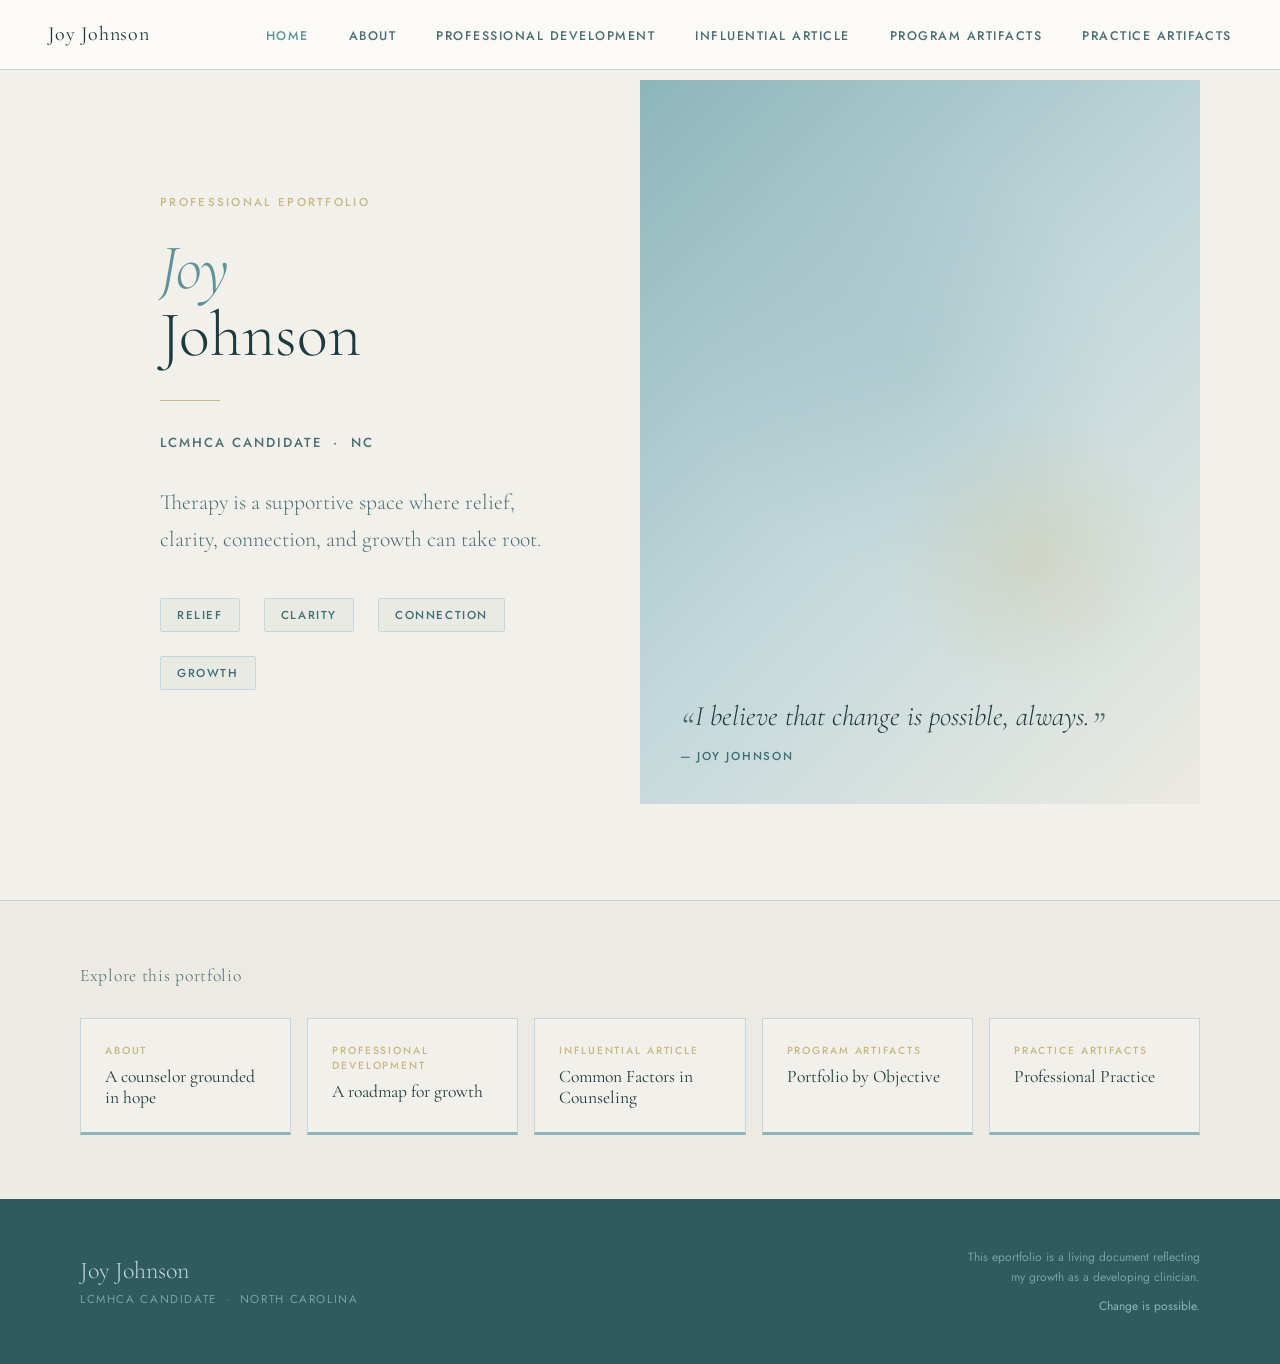
<file: index.html>
<!DOCTYPE html>
<html lang="en">
<head>
  <meta charset="UTF-8" />
  <meta name="viewport" content="width=device-width, initial-scale=1.0"/>
  <title>Joy Johnson | LCMHCA Candidate</title>
  <link href="https://fonts.googleapis.com/css2?family=Cormorant+Garamond:ital,wght@0,300;0,400;0,500;1,300;1,400&family=Jost:wght@300;400;500&display=swap" rel="stylesheet"/>
  <link rel="stylesheet" href="styles.css"/>
  <style>
    #home {
      min-height: 100vh;
      display: grid; grid-template-columns: 1fr 1fr;
      padding-top: 80px;
      position: relative; overflow: hidden;
    }
    .hero-left {
      display: flex; flex-direction: column; justify-content: center;
      padding: 5rem 4rem 5rem 5rem;
      position: relative; z-index: 2;
    }
    .hero-eyebrow {
      font-size: 0.72rem; font-weight: 500; letter-spacing: 0.2em;
      text-transform: uppercase; color: var(--clay);
      margin-bottom: 1.5rem;
      opacity: 0; animation: fadeUp 0.8s 0.2s forwards;
    }
    .hero-name {
      font-family: 'Cormorant Garamond', serif;
      font-size: clamp(3rem, 5vw, 5rem);
      font-weight: 300; line-height: 1.05;
      color: var(--text-dark);
      opacity: 0; animation: fadeUp 0.8s 0.4s forwards;
    }
    .hero-name em { font-style: italic; color: var(--sage-dark); }
    .hero-divider {
      width: 60px; height: 1px;
      background: var(--clay);
      margin: 2rem 0;
      opacity: 0; animation: fadeUp 0.8s 0.6s forwards;
    }
    .hero-tagline {
      font-size: 0.82rem; font-weight: 500; letter-spacing: 0.15em;
      text-transform: uppercase; color: var(--text-mid);
      margin-bottom: 2rem;
      opacity: 0; animation: fadeUp 0.8s 0.7s forwards;
    }
    .hero-statement {
      font-family: 'Cormorant Garamond', serif;
      font-size: 1.35rem; font-weight: 300;
      line-height: 1.7; color: var(--text-mid);
      max-width: 440px;
      opacity: 0; animation: fadeUp 0.8s 0.9s forwards;
    }
    .hero-pillars {
      display: flex; gap: 1.5rem; margin-top: 2.5rem; flex-wrap: wrap;
      opacity: 0; animation: fadeUp 0.8s 1.1s forwards;
    }
    .pillar {
      font-size: 0.72rem; font-weight: 500; letter-spacing: 0.14em;
      text-transform: uppercase; color: var(--dusk);
      padding: 0.5rem 1rem;
      border: 1px solid var(--sage-light);
      border-radius: 2px;
      background: rgba(181,196,177,0.12);
    }
    .hero-right {
      position: relative; overflow: hidden;
    }
    .hero-bg-shape {
      position: absolute; inset: 0;
      background: linear-gradient(135deg, #8db5ba 0%, #c2d8db 50%, var(--cream) 100%);
    }
    .hero-circle {
      position: absolute;
      border-radius: 50%;
      opacity: 0.25;
    }
    .hero-circle-1 {
      width: 420px; height: 420px;
      top: 10%; left: 10%;
      background: radial-gradient(circle, var(--sage) 0%, transparent 70%);
      animation: float 8s ease-in-out infinite;
    }
    .hero-circle-2 {
      width: 280px; height: 280px;
      bottom: 15%; right: 5%;
      background: radial-gradient(circle, var(--clay) 0%, transparent 70%);
      animation: float 10s ease-in-out 2s infinite;
    }
    .hero-quote-wrap {
      position: absolute;
      bottom: 2.5rem; left: 2.5rem; right: 2.5rem;
      z-index: 2;
      opacity: 0; animation: fadeUp 0.8s 1.3s forwards;
    }
    .hero-quote {
      font-family: 'Cormorant Garamond', serif;
      font-size: clamp(1.4rem, 2.2vw, 2rem);
      font-weight: 300; font-style: italic;
      color: var(--text-dark);
      line-height: 1.4;
    }
    .hero-quote::before { content: '\201C'; font-size: 1.4em; line-height: 0; vertical-align: -0.35em; margin-right: 0.05em; opacity: 0.7; }
    .hero-quote::after  { content: '\201D'; font-size: 1.4em; line-height: 0; vertical-align: -0.35em; margin-left: 0.05em;  opacity: 0.7; }
    .hero-quote-attribution {
      margin-top: 0.75rem;
      font-size: 0.72rem; font-weight: 500; letter-spacing: 0.16em;
      text-transform: uppercase; color: var(--dusk);
    }
    .hero-quote-attribution::before { content: '— '; }

    .hero-nav-cards {
      padding: 4rem 5rem;
      background: var(--cream);
      border-top: 1px solid var(--sage-light);
    }
    .hero-nav-cards h2 {
      font-family: 'Cormorant Garamond', serif;
      font-size: 1.1rem; font-weight: 300;
      color: var(--text-mid); margin-bottom: 2rem;
      letter-spacing: 0.04em;
    }
    .nav-cards-grid {
      display: grid;
      grid-template-columns: repeat(auto-fit, minmax(200px, 1fr));
      gap: 1rem;
    }
    .nav-card {
      display: block; text-decoration: none;
      padding: 1.5rem;
      background: var(--warm-white);
      border: 1px solid var(--sage-light);
      border-bottom: 3px solid var(--sage);
      transition: transform 0.2s, box-shadow 0.2s;
    }
    .nav-card:hover {
      transform: translateY(-3px);
      box-shadow: 0 8px 24px rgba(0,0,0,0.07);
    }
    .nav-card-label {
      font-size: 0.65rem; font-weight: 500; letter-spacing: 0.18em;
      text-transform: uppercase; color: var(--clay);
      margin-bottom: 0.5rem;
    }
    .nav-card-title {
      font-family: 'Cormorant Garamond', serif;
      font-size: 1.1rem; color: var(--text-dark); font-weight: 400;
    }

    @media (max-width: 900px) {
      #home { grid-template-columns: 1fr; min-height: auto; }
      .hero-right { height: 300px; }
      .hero-left { padding: 3rem 1.5rem; }
      .hero-nav-cards { padding: 3rem 1.5rem; }
    }
  </style>
</head>
<body>

  <nav>
    <a class="nav-logo" href="index.html">Joy Johnson</a>
    <ul class="nav-links">
      <li><a href="index.html" class="active">Home</a></li>
      <li><a href="about.html">About</a></li>
      <li class="nav-dropdown">
        <a href="goals.html">Professional Development</a>
        <ul class="nav-dropdown-menu">
          <li><a href="goals.html#career-goals">Career Goals</a></li>
          <li><a href="goals.html#professional-resume">Professional Resume</a></li>
          <li><a href="goals.html#professional-disclosure">Professional Disclosure Statement</a></li>
        </ul>
      </li>
      <li><a href="article.html">Influential Article</a></li>
      <li class="nav-dropdown">
        <a href="artifacts-objectives.html">Program Artifacts</a>
        <ul class="nav-dropdown-menu">
          <li><a href="artifacts-objectives.html#objective-1">Objective 1 — Practice Effectively &amp; Ethically</a></li>
          <li><a href="artifacts-objectives.html#objective-2">Objective 2 — Professional Diligence &amp; Lifelong Learning</a></li>
          <li><a href="artifacts-objectives.html#objective-3">Objective 3 — Community Leaders &amp; Advocates</a></li>
          <li><a href="artifacts-objectives.html#objective-4">Objective 4 — Self-Awareness &amp; Impact</a></li>
          <li><a href="artifacts-objectives.html#objective-5">Objective 5 — Compassionate Service</a></li>
        </ul>
      </li>
      <li><a href="artifacts-practice.html">Practice Artifacts</a></li>
    </ul>
  </nav>

  <section id="home">
    <div class="hero-left">
      <p class="hero-eyebrow">Professional Eportfolio</p>
      <h1 class="hero-name"><em>Joy</em><br>Johnson</h1>
      <div class="hero-divider"></div>
      <p class="hero-tagline">LCMHCA Candidate &nbsp;·&nbsp; NC</p>
      <p class="hero-statement">
        Therapy is a supportive space where relief, clarity, connection, and growth can take root.
      </p>
      <div class="hero-pillars">
        <span class="pillar">Relief</span>
        <span class="pillar">Clarity</span>
        <span class="pillar">Connection</span>
        <span class="pillar">Growth</span>
      </div>
    </div>
    <div class="hero-right">
      <div class="hero-bg-shape"></div>
      <div class="hero-circle hero-circle-1"></div>
      <div class="hero-circle hero-circle-2"></div>
      <div class="hero-quote-wrap">
        <p class="hero-quote">I believe that change is possible, always.</p>
        <p class="hero-quote-attribution">Joy Johnson</p>
      </div>
    </div>
  </section>

  <div class="hero-nav-cards">
    <h2>Explore this portfolio</h2>
    <div class="nav-cards-grid">
      <a href="about.html" class="nav-card">
        <p class="nav-card-label">About</p>
        <p class="nav-card-title">A counselor grounded in hope</p>
      </a>
      <a href="goals.html" class="nav-card">
        <p class="nav-card-label">Professional Development</p>
        <p class="nav-card-title">A roadmap for growth</p>
      </a>
      <a href="article.html" class="nav-card">
        <p class="nav-card-label">Influential Article</p>
        <p class="nav-card-title">Common Factors in Counseling</p>
      </a>
      <a href="artifacts-objectives.html" class="nav-card">
        <p class="nav-card-label">Program Artifacts</p>
        <p class="nav-card-title">Portfolio by Objective</p>
      </a>
      <a href="artifacts-practice.html" class="nav-card">
        <p class="nav-card-label">Practice Artifacts</p>
        <p class="nav-card-title">Professional Practice</p>
      </a>
    </div>
  </div>

  <footer>
    <div>
      <div class="footer-name">Joy Johnson</div>
      <div class="footer-tagline">LCMHCA Candidate &nbsp;·&nbsp; North Carolina</div>
    </div>
    <div class="footer-note">
      This eportfolio is a living document reflecting<br>
      my growth as a developing clinician.<br>
      <span style="color: var(--sage); margin-top: 0.5rem; display:block;">Change is possible.</span>
    </div>
  </footer>

</body>
</html>
</file>
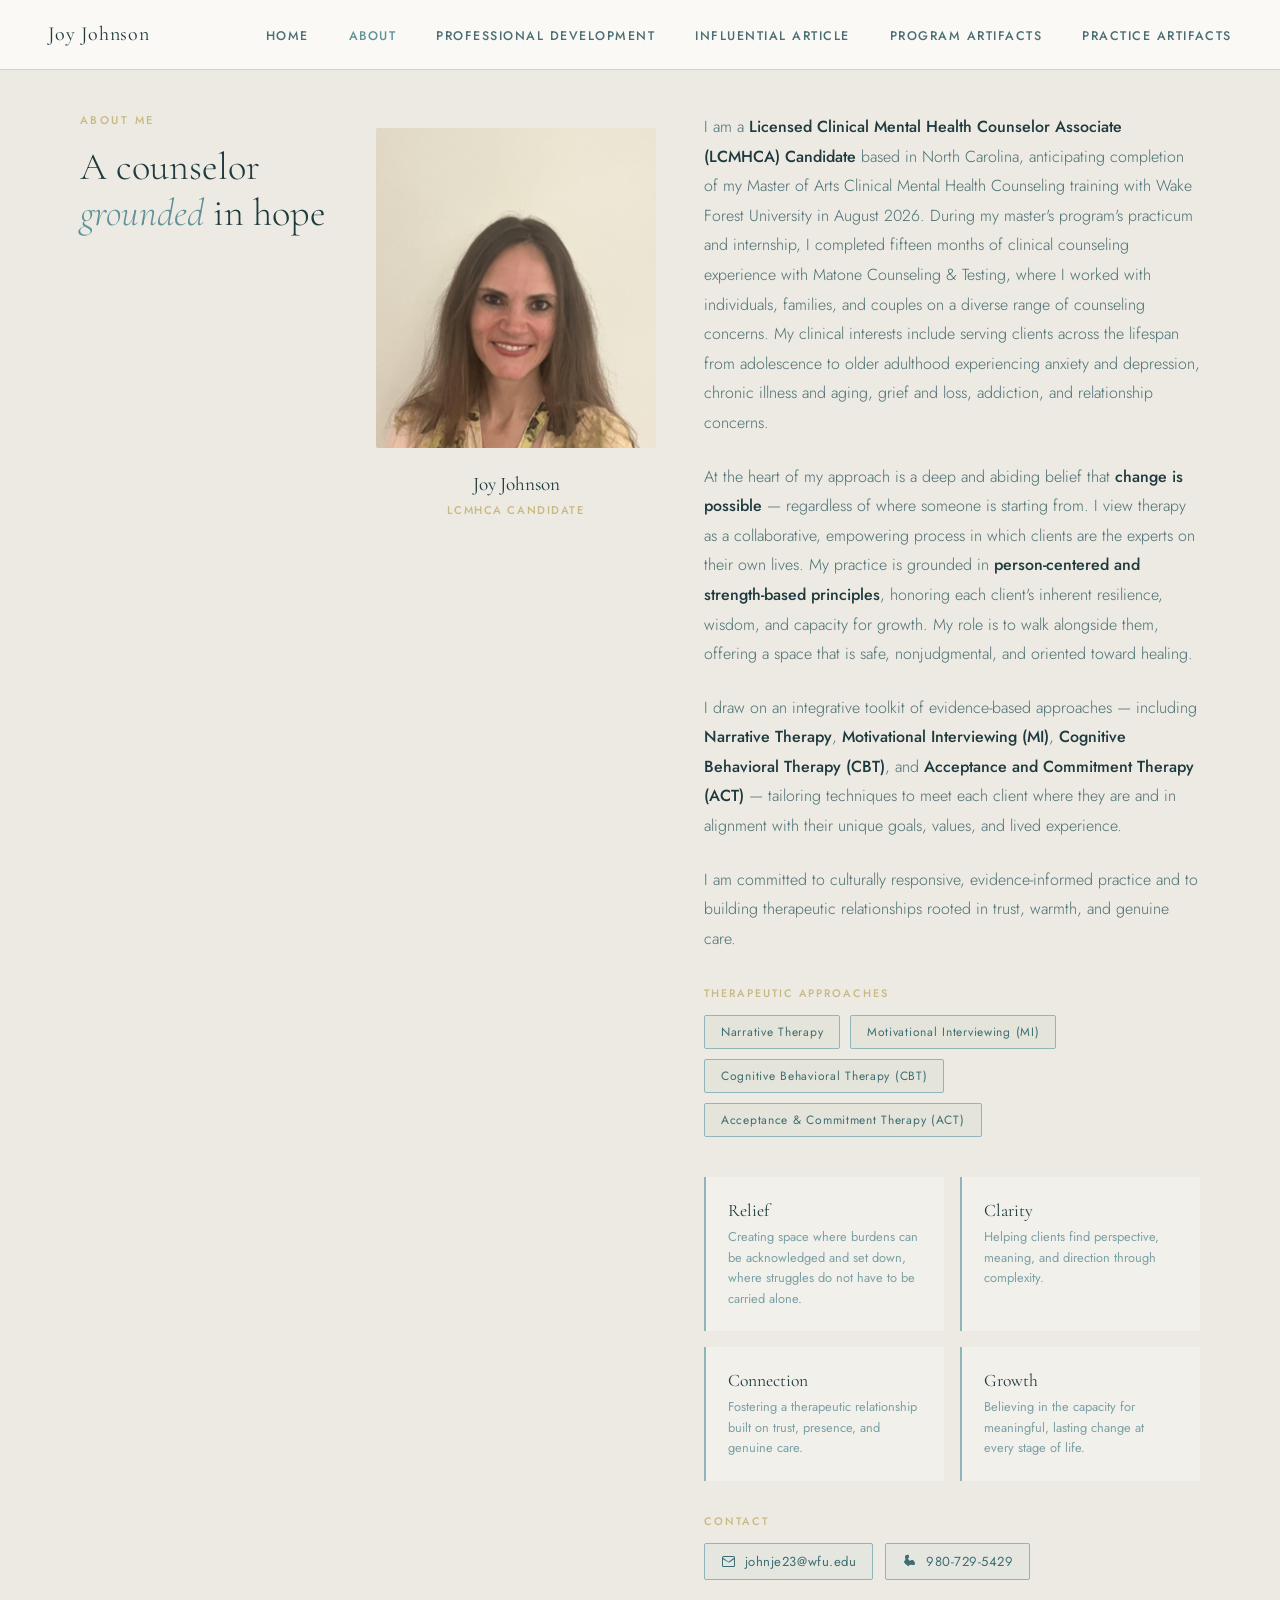
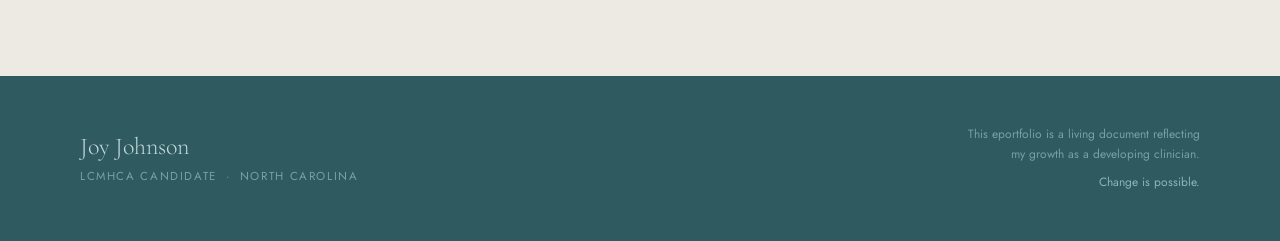
<file: about.html>
<!DOCTYPE html>
<html lang="en">
<head>
  <meta charset="UTF-8" />
  <meta name="viewport" content="width=device-width, initial-scale=1.0"/>
  <title>About | Joy Johnson</title>
  <link href="https://fonts.googleapis.com/css2?family=Cormorant+Garamond:ital,wght@0,300;0,400;0,500;1,300;1,400&family=Jost:wght@300;400;500&display=swap" rel="stylesheet"/>
  <link rel="stylesheet" href="styles.css"/>
  <style>
    #about {
      background: var(--cream);
      display: grid; grid-template-columns: 0.7fr 0.5fr 1.4fr; gap: 3rem;
      align-items: start;
      padding-top: 7rem;
    }
    .about-text {
      font-size: 1rem; line-height: 1.85; color: var(--text-mid);
      font-weight: 300; margin-bottom: 1.5rem;
    }
    .about-text strong { color: var(--text-dark); font-weight: 500; }
    .about-values {
      display: grid; grid-template-columns: 1fr 1fr; gap: 1rem;
      margin-top: 2.5rem;
    }
    .value-card {
      padding: 1.4rem; border-left: 2px solid var(--sage);
      background: var(--warm-white);
    }
    .value-card h4 {
      font-family: 'Cormorant Garamond', serif;
      font-size: 1.1rem; font-weight: 400;
      color: var(--text-dark); margin-bottom: 0.4rem;
    }
    .value-card p { font-size: 0.8rem; line-height: 1.6; color: var(--text-light); }
    .about-modalities { margin-top: 2rem; margin-bottom: 0.5rem; }
    .modalities-label {
      font-size: 0.68rem; font-weight: 500; letter-spacing: 0.18em;
      text-transform: uppercase; color: var(--clay);
      margin-bottom: 0.85rem;
    }
    .modality-tags { display: flex; flex-wrap: wrap; gap: 0.6rem; }
    .modality-tag {
      font-size: 0.75rem; font-weight: 400; letter-spacing: 0.06em;
      color: var(--dusk);
      padding: 0.45rem 1rem;
      border: 1px solid var(--sage);
      border-radius: 2px;
      background: rgba(181,196,177,0.15);
    }
    .contact-items { display: flex; flex-wrap: wrap; gap: 0.75rem; margin-top: 0.85rem; }
    .contact-item {
      display: inline-flex; align-items: center; gap: 0.55rem;
      font-size: 0.82rem; font-weight: 400; letter-spacing: 0.04em;
      color: var(--dusk); text-decoration: none;
      padding: 0.5rem 1rem;
      border: 1px solid var(--sage); border-radius: 2px;
      background: rgba(141,181,186,0.08);
      transition: background 0.2s, color 0.2s, border-color 0.2s;
    }
    .contact-item:hover { background: var(--sage-light); color: var(--text-dark); border-color: var(--sage-dark); }
    .headshot-wrap { display: flex; justify-content: center; align-items: flex-start; padding-top: 1rem; }
    .headshot-frame { position: relative; width: 280px; height: 320px; }
    .headshot-frame::before {
      content: \'\';
      position: absolute; top: 14px; left: 14px;
      width: 100%; height: 100%;
      border: 2px solid var(--sage); border-radius: 2px; z-index: 0;
    }
    .headshot-frame img {
      position: relative; z-index: 1;
      width: 280px; height: 320px;
      object-fit: cover; object-position: center top;
      border-radius: 2px; display: block;
    }
    .headshot-name { text-align: center; margin-top: 1.5rem; font-family: 'Cormorant Garamond', serif; font-size: 1.2rem; font-weight: 400; color: var(--text-dark); }
    .headshot-cred { text-align: center; margin-top: 0.4rem; font-size: 0.7rem; font-weight: 500; letter-spacing: 0.14em; text-transform: uppercase; color: var(--clay); }
    @media (max-width: 900px) {
      #about { grid-template-columns: 1fr; gap: 2rem; }
    }
  </style>
</head>
<body>
  <nav>
    <a class="nav-logo" href="index.html">Joy Johnson</a>
    <ul class="nav-links">
      <li><a href="index.html">Home</a></li>
      <li><a href="about.html" class="active">About</a></li>
      <li><a href="goals.html">Professional Development</a></li>
      <li><a href="article.html">Influential Article</a></li>
      <li class="nav-dropdown">
        <a href="artifacts-objectives.html">Program Artifacts</a>
        <ul class="nav-dropdown-menu">
          <li><a href="artifacts-objectives.html#objective-1">Objective 1 — Practice Effectively &amp; Ethically</a></li>
          <li><a href="artifacts-objectives.html#objective-2">Objective 2 — Professional Diligence &amp; Lifelong Learning</a></li>
          <li><a href="artifacts-objectives.html#objective-3">Objective 3 — Community Leaders &amp; Advocates</a></li>
          <li><a href="artifacts-objectives.html#objective-4">Objective 4 — Self-Awareness &amp; Impact</a></li>
          <li><a href="artifacts-objectives.html#objective-5">Objective 5 — Compassionate Service</a></li>
        </ul>
      </li>
      <li><a href="artifacts-practice.html">Practice Artifacts</a></li>
    </ul>
  </nav>

  <section id="about">
    <div class="about-left">
      <p class="section-label">About Me</p>
      <h2 class="section-title">A counselor <em>grounded</em> in hope</h2>
    </div>
    <div>
      <div class="headshot-wrap">
        <div class="headshot-frame">
          <img src="[data-uri]" alt="Joy Johnson headshot" />
          <p class="headshot-name">Joy Johnson</p>
          <p class="headshot-cred">LCMHCA Candidate</p>
        </div>
      </div>
    </div>
    <div>
      <p class="about-text">
        I am a <strong>Licensed Clinical Mental Health Counselor Associate (LCMHCA) Candidate</strong> based in North Carolina, anticipating completion of my Master of Arts Clinical Mental Health Counseling training with Wake Forest University in August 2026. During my master's program's practicum and internship, I completed fifteen months of clinical counseling experience with Matone Counseling &amp; Testing, where I worked with individuals, families, and couples on a diverse range of counseling concerns. My clinical interests include serving clients across the lifespan from adolescence to older adulthood experiencing anxiety and depression, chronic illness and aging, grief and loss, addiction, and relationship concerns.
      </p>
      <p class="about-text">
        At the heart of my approach is a deep and abiding belief that <strong>change is possible</strong> — regardless of where someone is starting from. I view therapy as a collaborative, empowering process in which clients are the experts on their own lives. My practice is grounded in <strong>person-centered and strength-based principles</strong>, honoring each client's inherent resilience, wisdom, and capacity for growth. My role is to walk alongside them, offering a space that is safe, nonjudgmental, and oriented toward healing.
      </p>
      <p class="about-text">
        I draw on an integrative toolkit of evidence-based approaches — including <strong>Narrative Therapy</strong>, <strong>Motivational Interviewing (MI)</strong>, <strong>Cognitive Behavioral Therapy (CBT)</strong>, and <strong>Acceptance and Commitment Therapy (ACT)</strong> — tailoring techniques to meet each client where they are and in alignment with their unique goals, values, and lived experience.
      </p>
      <p class="about-text">
        I am committed to culturally responsive, evidence-informed practice and to building therapeutic relationships rooted in trust, warmth, and genuine care.
      </p>
      <div class="about-modalities">
        <p class="modalities-label">Therapeutic Approaches</p>
        <div class="modality-tags">
          <span class="modality-tag">Narrative Therapy</span>
          <span class="modality-tag">Motivational Interviewing (MI)</span>
          <span class="modality-tag">Cognitive Behavioral Therapy (CBT)</span>
          <span class="modality-tag">Acceptance &amp; Commitment Therapy (ACT)</span>
        </div>
      </div>
      <div class="about-values">
        <div class="value-card"><h4>Relief</h4><p>Creating space where burdens can be acknowledged and set down, where struggles do not have to be carried alone.</p></div>
        <div class="value-card"><h4>Clarity</h4><p>Helping clients find perspective, meaning, and direction through complexity.</p></div>
        <div class="value-card"><h4>Connection</h4><p>Fostering a therapeutic relationship built on trust, presence, and genuine care.</p></div>
        <div class="value-card"><h4>Growth</h4><p>Believing in the capacity for meaningful, lasting change at every stage of life.</p></div>
      </div>
      <div class="about-contact">
        <p class="modalities-label" style="margin-top: 2rem;">Contact</p>
        <div class="contact-items">
          <a href="mailto:johnje23@wfu.edu" class="contact-item">
            <svg width="15" height="15" viewBox="0 0 15 15" fill="none" xmlns="http://www.w3.org/2000/svg"><path d="M1 3.5A1.5 1.5 0 012.5 2h10A1.5 1.5 0 0114 3.5v8a1.5 1.5 0 01-1.5 1.5h-10A1.5 1.5 0 011 11.5v-8zm1.5-.5a.5.5 0 00-.5.5v.37l5.5 3.96 5.5-3.96V3.5a.5.5 0 00-.5-.5h-10zm10.5 2.13l-4.74 3.41a.5.5 0 01-.52 0L2 5.13V11.5a.5.5 0 00.5.5h10a.5.5 0 00.5-.5V5.13z" fill="currentColor"/></svg>
            johnje23@wfu.edu
          </a>
          <a href="tel:9807295429" class="contact-item">
            <svg width="15" height="15" viewBox="0 0 15 15" fill="none" xmlns="http://www.w3.org/2000/svg"><path d="M4.5 1A1.5 1.5 0 003 2.5v.055a3.5 3.5 0 00.04.528l.3 2.1a1.5 1.5 0 01-.387 1.27L1.72 7.686A11.527 11.527 0 006.314 12.28l1.233-1.233a1.5 1.5 0 011.27-.387l2.1.3a3.5 3.5 0 00.528.04H11.5A1.5 1.5 0 0013 9.5v-.078a2.5 2.5 0 00-.317-1.213L11.5 6.5a1 1 0 00-.866-.5H9.5a1 1 0 00-.707.293L8 7.086A8.53 8.53 0 016.914 6 8.53 8.53 0 015.914 4.5l.793-.793A1 1 0 007 2.914V1.866A1 1 0 006 .866 1.5 1.5 0 004.5 1z" fill="currentColor"/></svg>
            980-729-5429
          </a>
        </div>
      </div>
    </div>
  </section>

  <footer>
    <div>
      <div class="footer-name">Joy Johnson</div>
      <div class="footer-tagline">LCMHCA Candidate &nbsp;·&nbsp; North Carolina</div>
    </div>
    <div class="footer-note">
      This eportfolio is a living document reflecting<br>
      my growth as a developing clinician.<br>
      <span style="color: var(--sage); margin-top: 0.5rem; display:block;">Change is possible.</span>
    </div>
  </footer>
</body>
</html>
</file>
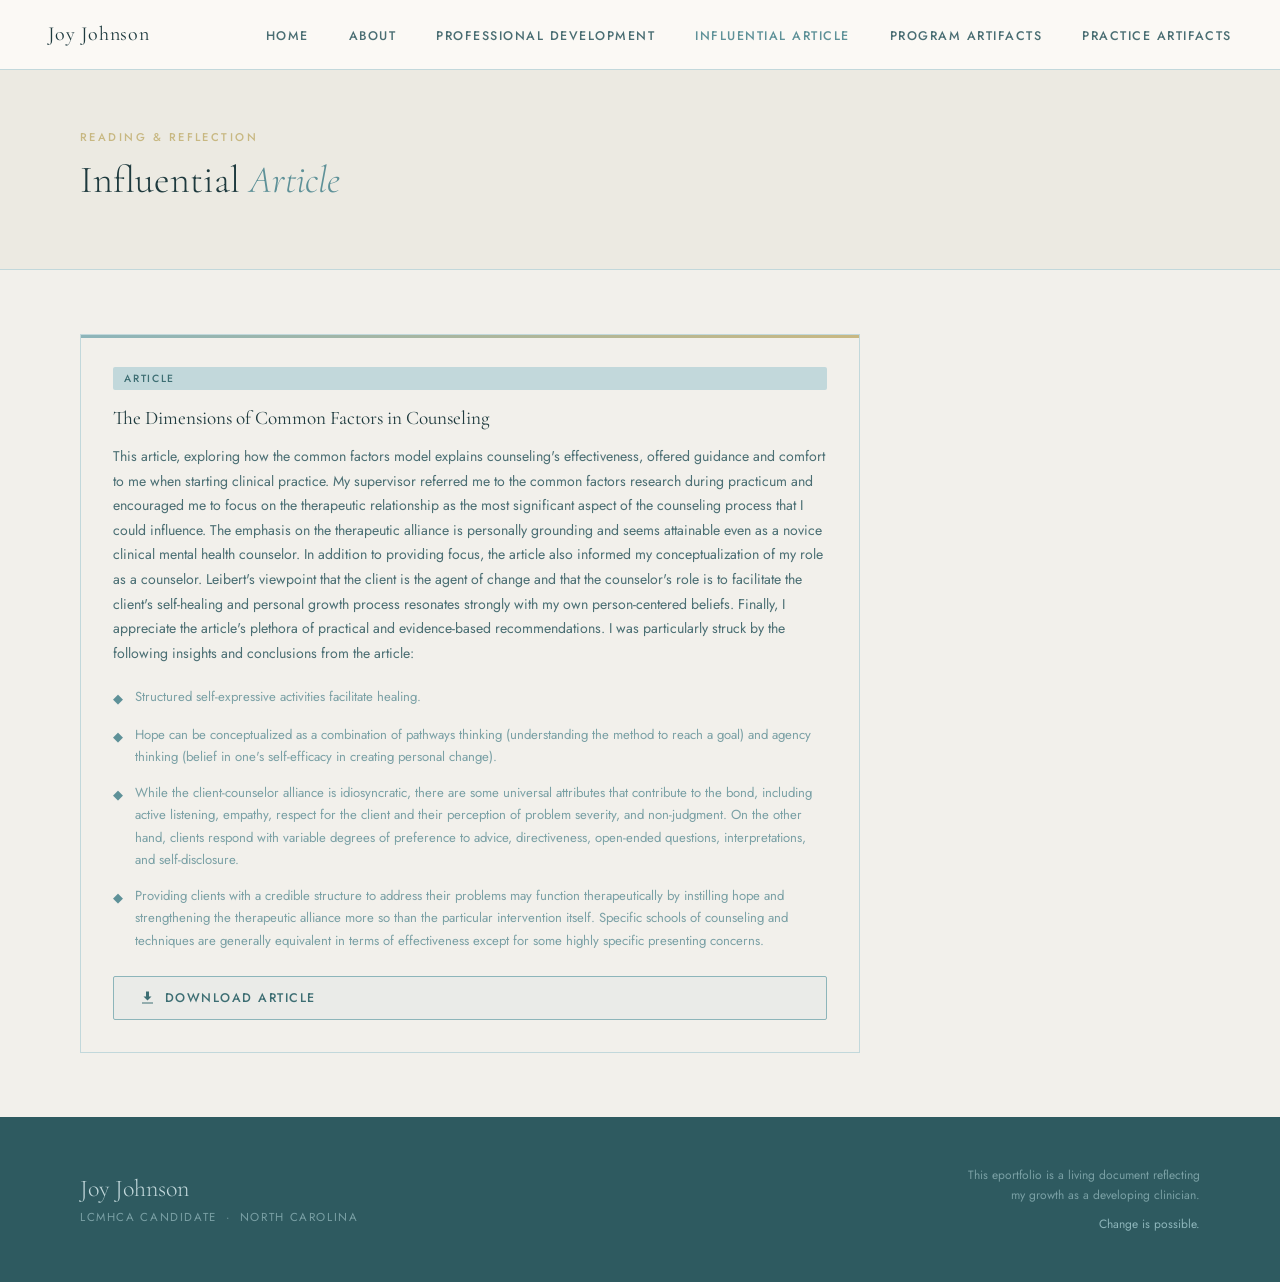
<file: article.html>
<!DOCTYPE html>
<html lang="en">
<head>
  <meta charset="UTF-8" />
  <meta name="viewport" content="width=device-width, initial-scale=1.0"/>
  <title>Influential Article | Joy Johnson</title>
  <link href="https://fonts.googleapis.com/css2?family=Cormorant+Garamond:ital,wght@0,300;0,400;0,500;1,300;1,400&family=Jost:wght@300;400;500&display=swap" rel="stylesheet"/>
  <link rel="stylesheet" href="styles.css"/>
  <style>
    .article-section { padding: 4rem 5rem; }
    .article-card {
      max-width: 780px;
      background: var(--warm-white);
      padding: 2rem;
      border: 1px solid var(--sage-light);
      position: relative; overflow: hidden;
      display: flex; flex-direction: column;
    }
    .article-card::before {
      content: '';
      position: absolute; top: 0; left: 0; right: 0;
      height: 3px;
      background: linear-gradient(90deg, var(--sage), var(--clay));
    }
    .article-desc { font-size: 0.88rem; line-height: 1.75; color: var(--text-mid); margin-bottom: 1.25rem; }
    .insight-list { list-style: none; padding: 0; margin: 0 0 1.25rem 0; display: flex; flex-direction: column; gap: 0.85rem; }
    .insight-list li { display: flex; gap: 0.75rem; font-size: 0.82rem; line-height: 1.7; color: var(--text-light); }
    .insight-list li span:first-child { color: var(--sage-dark); flex-shrink: 0; margin-top: 0.15rem; }
    @media (max-width: 900px) { .article-section { padding: 3rem 1.5rem; } }
  </style>
</head>
<body>
  <nav>
    <a class="nav-logo" href="index.html">Joy Johnson</a>
    <ul class="nav-links">
      <li><a href="index.html">Home</a></li>
      <li><a href="about.html">About</a></li>
      <li><a href="goals.html">Professional Development</a></li>
      <li><a href="article.html" class="active">Influential Article</a></li>
      <li class="nav-dropdown">
        <a href="artifacts-objectives.html">Program Artifacts</a>
        <ul class="nav-dropdown-menu">
          <li><a href="artifacts-objectives.html#objective-1">Objective 1 — Practice Effectively &amp; Ethically</a></li>
          <li><a href="artifacts-objectives.html#objective-2">Objective 2 — Professional Diligence &amp; Lifelong Learning</a></li>
          <li><a href="artifacts-objectives.html#objective-3">Objective 3 — Community Leaders &amp; Advocates</a></li>
          <li><a href="artifacts-objectives.html#objective-4">Objective 4 — Self-Awareness &amp; Impact</a></li>
          <li><a href="artifacts-objectives.html#objective-5">Objective 5 — Compassionate Service</a></li>
        </ul>
      </li>
      <li><a href="artifacts-practice.html">Practice Artifacts</a></li>
    </ul>
  </nav>

  <div class="page-hero">
    <p class="section-label">Reading &amp; Reflection</p>
    <h1 class="section-title">Influential <em>Article</em></h1>
  </div>

  <section class="article-section">
    <div class="article-card">
      <span class="artifact-tag sage">Article</span>
      <h3 class="artifact-title">The Dimensions of Common Factors in Counseling</h3>
      <p class="article-desc">
        This article, exploring how the common factors model explains counseling's effectiveness, offered guidance and comfort to me when starting clinical practice. My supervisor referred me to the common factors research during practicum and encouraged me to focus on the therapeutic relationship as the most significant aspect of the counseling process that I could influence. The emphasis on the therapeutic alliance is personally grounding and seems attainable even as a novice clinical mental health counselor. In addition to providing focus, the article also informed my conceptualization of my role as a counselor. Leibert's viewpoint that the client is the agent of change and that the counselor's role is to facilitate the client's self-healing and personal growth process resonates strongly with my own person-centered beliefs. Finally, I appreciate the article's plethora of practical and evidence-based recommendations. I was particularly struck by the following insights and conclusions from the article:
      </p>
      <ul class="insight-list">
        <li>
          <span>&#9670;</span>
          <span>Structured self-expressive activities facilitate healing.</span>
        </li>
        <li>
          <span>&#9670;</span>
          <span>Hope can be conceptualized as a combination of pathways thinking (understanding the method to reach a goal) and agency thinking (belief in one's self-efficacy in creating personal change).</span>
        </li>
        <li>
          <span>&#9670;</span>
          <span>While the client-counselor alliance is idiosyncratic, there are some universal attributes that contribute to the bond, including active listening, empathy, respect for the client and their perception of problem severity, and non-judgment. On the other hand, clients respond with variable degrees of preference to advice, directiveness, open-ended questions, interpretations, and self-disclosure.</span>
        </li>
        <li>
          <span>&#9670;</span>
          <span>Providing clients with a credible structure to address their problems may function therapeutically by instilling hope and strengthening the therapeutic alliance more so than the particular intervention itself. Specific schools of counseling and techniques are generally equivalent in terms of effectiveness except for some highly specific presenting concerns.</span>
        </li>
      </ul>
      <a class="resume-link" href="Common_Factors.pdf" download style="margin-top: 0.25rem; display: inline-flex;">
        <svg width="15" height="15" viewBox="0 0 15 15" fill="none" xmlns="http://www.w3.org/2000/svg">
          <path d="M7.5 10.5L3.5 6.5H6V1.5H9V6.5H11.5L7.5 10.5Z" fill="currentColor"/>
          <path d="M2 12.5H13V13.5H2V12.5Z" fill="currentColor"/>
        </svg>
        Download Article
      </a>
    </div>
  </section>

  <footer>
    <div>
      <div class="footer-name">Joy Johnson</div>
      <div class="footer-tagline">LCMHCA Candidate &nbsp;·&nbsp; North Carolina</div>
    </div>
    <div class="footer-note">
      This eportfolio is a living document reflecting<br>
      my growth as a developing clinician.<br>
      <span style="color: var(--sage); margin-top: 0.5rem; display:block;">Change is possible.</span>
    </div>
  </footer>
</body>
</html>
</file>
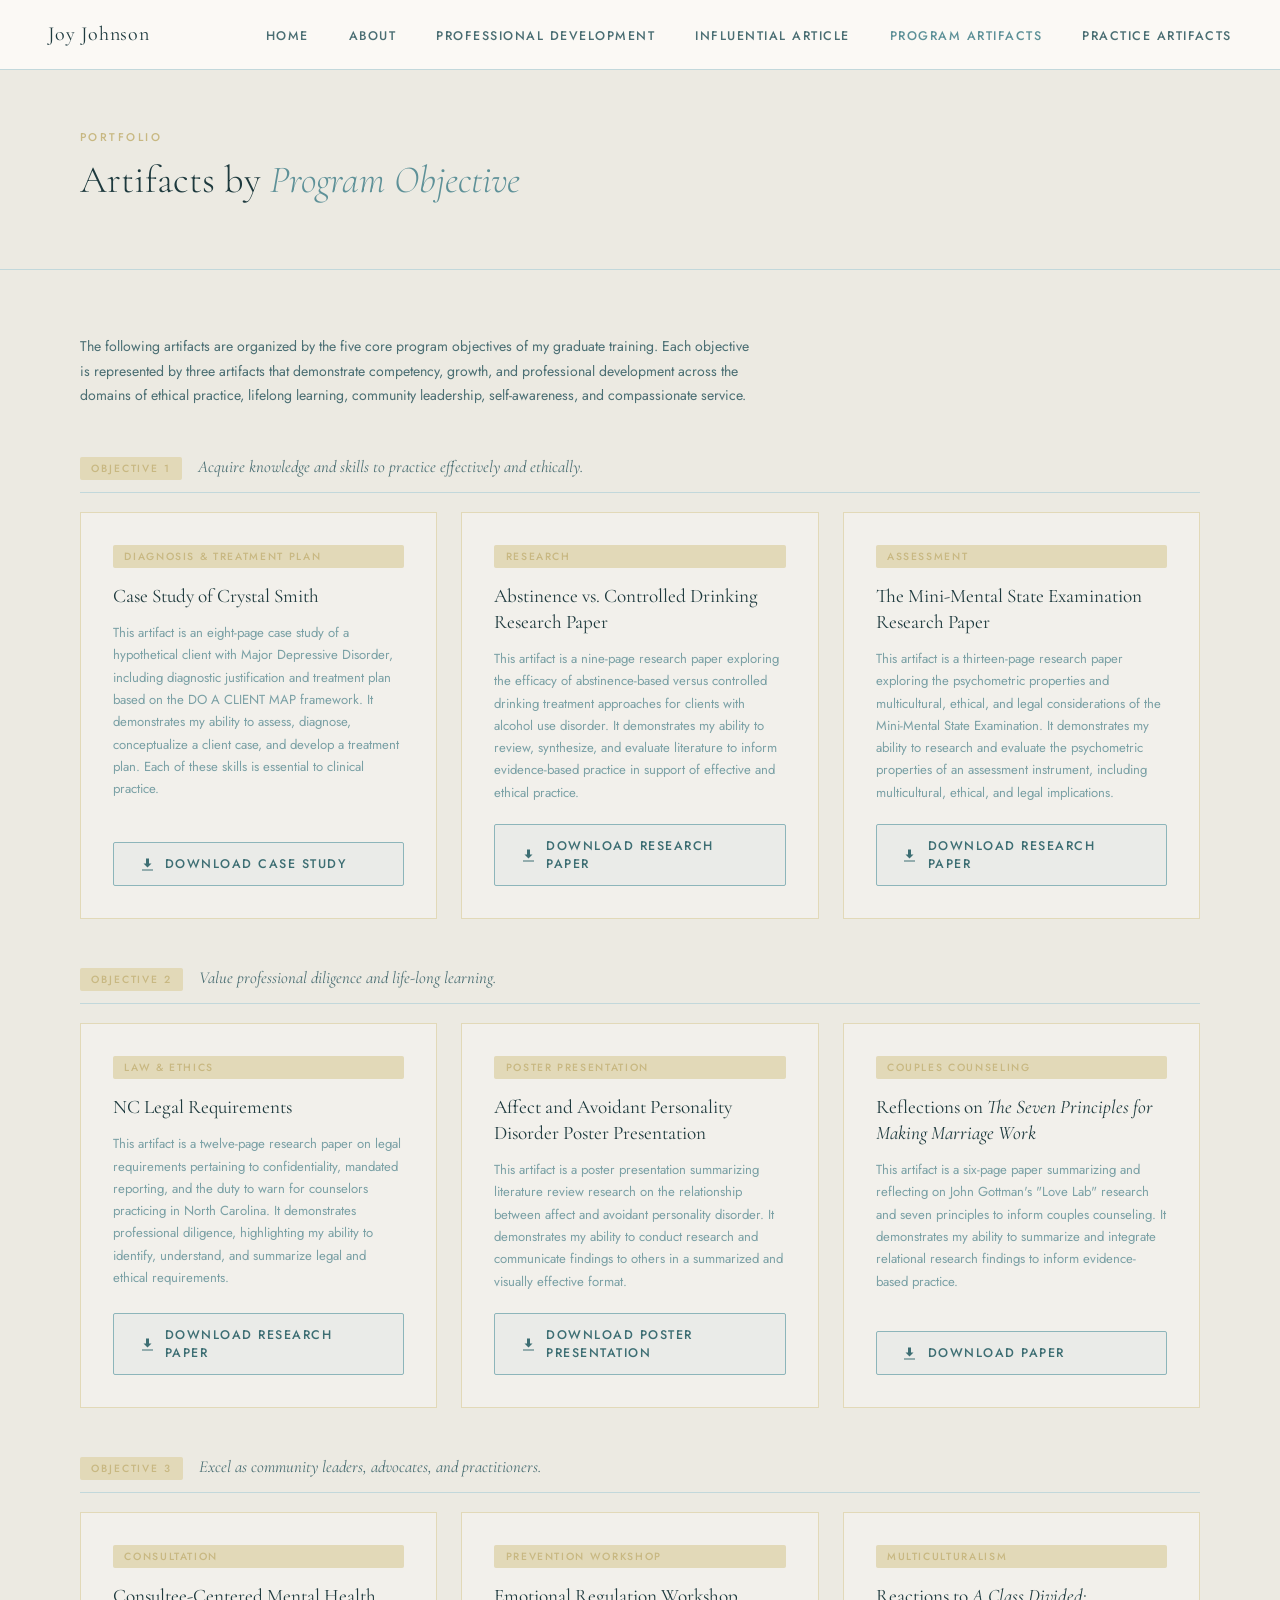
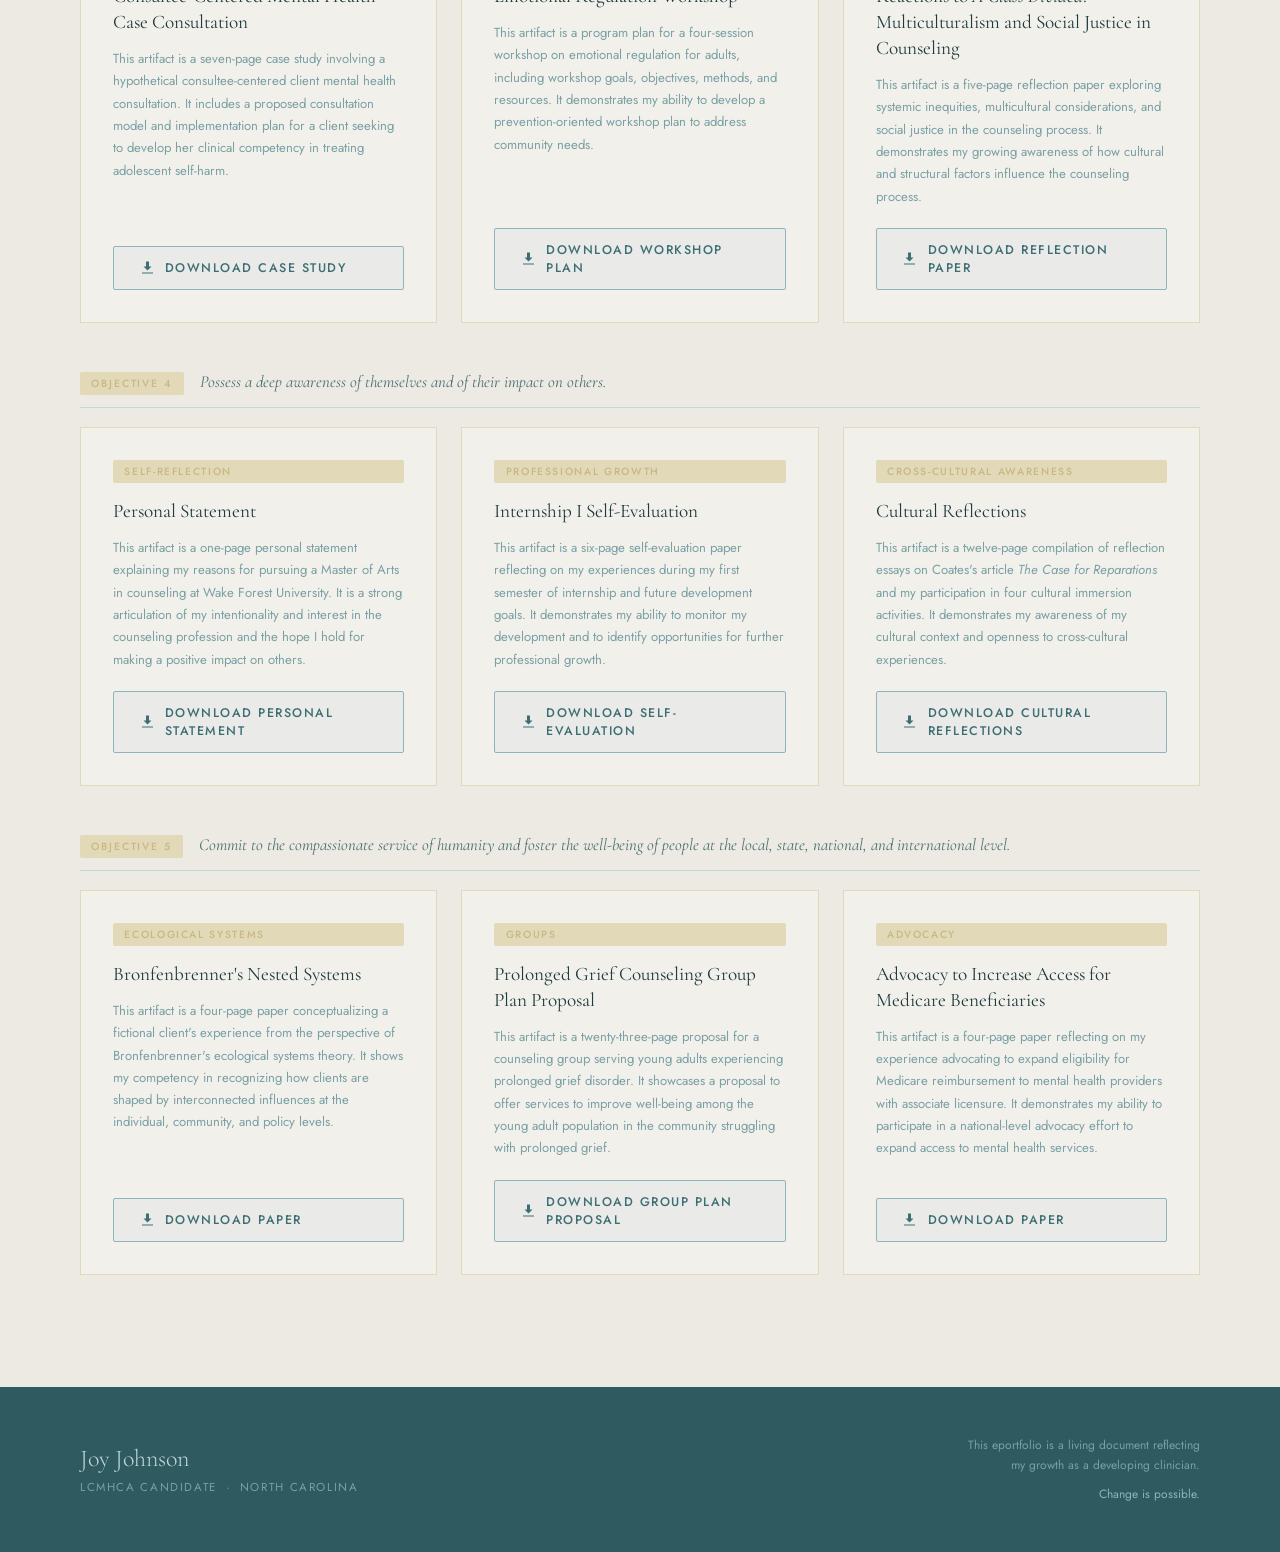
<file: artifacts-objectives.html>
<!DOCTYPE html>
<html lang="en">
<head>
  <meta charset="UTF-8" />
  <meta name="viewport" content="width=device-width, initial-scale=1.0"/>
  <title>Portfolio Artifacts by Program Objective | Joy Johnson</title>
  <link href="https://fonts.googleapis.com/css2?family=Cormorant+Garamond:ital,wght@0,300;0,400;0,500;1,300;1,400&family=Jost:wght@300;400;500&display=swap" rel="stylesheet"/>
  <link rel="stylesheet" href="styles.css"/>
  <style>
    .artifacts-section { padding: 4rem 5rem; background: var(--cream); }
    .subsection-desc {
      font-size: 0.88rem; line-height: 1.75; color: var(--text-mid);
      max-width: 680px; margin-bottom: 3rem;
    }
    .objective-group { margin-bottom: 3rem; }
    .objective-header {
      display: flex; align-items: baseline; gap: 1rem;
      margin-bottom: 1.2rem;
      padding-bottom: 0.75rem;
      border-bottom: 1px solid var(--sage-light);
    }
    .objective-number {
      font-size: 0.65rem; font-weight: 500; letter-spacing: 0.18em;
      text-transform: uppercase; color: var(--clay);
      flex-shrink: 0;
      padding: 0.25rem 0.7rem;
      background: var(--clay-light);
      border-radius: 2px;
    }
    .objective-title {
      font-family: 'Cormorant Garamond', serif;
      font-size: 1.05rem; font-weight: 400;
      color: var(--text-mid); font-style: italic;
    }
    @media (max-width: 900px) { .artifacts-section { padding: 3rem 1.5rem; } }
  </style>
</head>
<body>
  <nav>
    <a class="nav-logo" href="index.html">Joy Johnson</a>
    <ul class="nav-links">
      <li><a href="index.html">Home</a></li>
      <li><a href="about.html">About</a></li>
      <li><a href="goals.html">Professional Development</a></li>
      <li><a href="article.html">Influential Article</a></li>
      <li class="nav-dropdown">
        <a href="artifacts-objectives.html" class="active">Program Artifacts</a>
        <ul class="nav-dropdown-menu">
          <li><a href="#objective-1">Objective 1 — Practice Effectively &amp; Ethically</a></li>
          <li><a href="#objective-2">Objective 2 — Professional Diligence &amp; Lifelong Learning</a></li>
          <li><a href="#objective-3">Objective 3 — Community Leaders &amp; Advocates</a></li>
          <li><a href="#objective-4">Objective 4 — Self-Awareness &amp; Impact</a></li>
          <li><a href="#objective-5">Objective 5 — Compassionate Service</a></li>
        </ul>
      </li>
      <li><a href="artifacts-practice.html">Practice Artifacts</a></li>
    </ul>
  </nav>

  <div class="page-hero">
    <p class="section-label">Portfolio</p>
    <h1 class="section-title">Artifacts by <em>Program Objective</em></h1>
  </div>

  <section class="artifacts-section">
    <p class="subsection-desc">
      The following artifacts are organized by the five core program objectives of my graduate training. Each objective is represented by three artifacts that demonstrate competency, growth, and professional development across the domains of ethical practice, lifelong learning, community leadership, self-awareness, and compassionate service.
    </p>

    <!-- Objective 1 -->
    <div class="objective-group" id="objective-1">
      <div class="objective-header">
        <span class="objective-number">Objective 1</span>
        <span class="objective-title">Acquire knowledge and skills to practice effectively and ethically.</span>
      </div>
      <div class="artifacts-grid">
        <div class="artifact-card">
          <span class="artifact-tag">Diagnosis &amp; Treatment Plan</span>
          <h3 class="artifact-title">Case Study of Crystal Smith</h3>
          <p class="artifact-desc">This artifact is an eight-page case study of a hypothetical client with Major Depressive Disorder, including diagnostic justification and treatment plan based on the DO A CLIENT MAP framework. It demonstrates my ability to assess, diagnose, conceptualize a client case, and develop a treatment plan. Each of these skills is essential to clinical practice.</p>
          <a class="resume-link" href="Case_Study_Crystal_Smith.docx" download style="margin-top: 1.25rem; display: inline-flex;">
            <svg width="15" height="15" viewBox="0 0 15 15" fill="none"><path d="M7.5 10.5L3.5 6.5H6V1.5H9V6.5H11.5L7.5 10.5Z" fill="currentColor"/><path d="M2 12.5H13V13.5H2V12.5Z" fill="currentColor"/></svg>
            Download Case Study
          </a>
        </div>
        <div class="artifact-card">
          <span class="artifact-tag">Research</span>
          <h3 class="artifact-title">Abstinence vs. Controlled Drinking Research Paper</h3>
          <p class="artifact-desc">This artifact is a nine-page research paper exploring the efficacy of abstinence-based versus controlled drinking treatment approaches for clients with alcohol use disorder. It demonstrates my ability to review, synthesize, and evaluate literature to inform evidence-based practice in support of effective and ethical practice.</p>
          <a class="resume-link" href="Abstinence_Controlled_Drinking.docx" download style="margin-top: 1.25rem; display: inline-flex;">
            <svg width="15" height="15" viewBox="0 0 15 15" fill="none"><path d="M7.5 10.5L3.5 6.5H6V1.5H9V6.5H11.5L7.5 10.5Z" fill="currentColor"/><path d="M2 12.5H13V13.5H2V12.5Z" fill="currentColor"/></svg>
            Download Research Paper
          </a>
        </div>
        <div class="artifact-card">
          <span class="artifact-tag">Assessment</span>
          <h3 class="artifact-title">The Mini-Mental State Examination Research Paper</h3>
          <p class="artifact-desc">This artifact is a thirteen-page research paper exploring the psychometric properties and multicultural, ethical, and legal considerations of the Mini-Mental State Examination. It demonstrates my ability to research and evaluate the psychometric properties of an assessment instrument, including multicultural, ethical, and legal implications.</p>
          <a class="resume-link" href="MMSE.docx" download style="margin-top: 1.25rem; display: inline-flex;">
            <svg width="15" height="15" viewBox="0 0 15 15" fill="none"><path d="M7.5 10.5L3.5 6.5H6V1.5H9V6.5H11.5L7.5 10.5Z" fill="currentColor"/><path d="M2 12.5H13V13.5H2V12.5Z" fill="currentColor"/></svg>
            Download Research Paper
          </a>
        </div>
      </div>
    </div>

    <!-- Objective 2 -->
    <div class="objective-group" id="objective-2">
      <div class="objective-header">
        <span class="objective-number">Objective 2</span>
        <span class="objective-title">Value professional diligence and life-long learning.</span>
      </div>
      <div class="artifacts-grid">
        <div class="artifact-card">
          <span class="artifact-tag">Law &amp; Ethics</span>
          <h3 class="artifact-title">NC Legal Requirements</h3>
          <p class="artifact-desc">This artifact is a twelve-page research paper on legal requirements pertaining to confidentiality, mandated reporting, and the duty to warn for counselors practicing in North Carolina. It demonstrates professional diligence, highlighting my ability to identify, understand, and summarize legal and ethical requirements.</p>
          <a class="resume-link" href="Legal_Requirements.docx" download style="margin-top: 1.25rem; display: inline-flex;">
            <svg width="15" height="15" viewBox="0 0 15 15" fill="none"><path d="M7.5 10.5L3.5 6.5H6V1.5H9V6.5H11.5L7.5 10.5Z" fill="currentColor"/><path d="M2 12.5H13V13.5H2V12.5Z" fill="currentColor"/></svg>
            Download Research Paper
          </a>
        </div>
        <div class="artifact-card">
          <span class="artifact-tag">Poster Presentation</span>
          <h3 class="artifact-title">Affect and Avoidant Personality Disorder Poster Presentation</h3>
          <p class="artifact-desc">This artifact is a poster presentation summarizing literature review research on the relationship between affect and avoidant personality disorder. It demonstrates my ability to conduct research and communicate findings to others in a summarized and visually effective format.</p>
          <a class="resume-link" href="Poster.pptx" download style="margin-top: 1.25rem; display: inline-flex;">
            <svg width="15" height="15" viewBox="0 0 15 15" fill="none"><path d="M7.5 10.5L3.5 6.5H6V1.5H9V6.5H11.5L7.5 10.5Z" fill="currentColor"/><path d="M2 12.5H13V13.5H2V12.5Z" fill="currentColor"/></svg>
            Download Poster Presentation
          </a>
        </div>
        <div class="artifact-card">
          <span class="artifact-tag">Couples Counseling</span>
          <h3 class="artifact-title">Reflections on <em>The Seven Principles for Making Marriage Work</em></h3>
          <p class="artifact-desc">This artifact is a six-page paper summarizing and reflecting on John Gottman's "Love Lab" research and seven principles to inform couples counseling. It demonstrates my ability to summarize and integrate relational research findings to inform evidence-based practice.</p>
          <a class="resume-link" href="Seven_Principles.docx" download style="margin-top: 1.25rem; display: inline-flex;">
            <svg width="15" height="15" viewBox="0 0 15 15" fill="none"><path d="M7.5 10.5L3.5 6.5H6V1.5H9V6.5H11.5L7.5 10.5Z" fill="currentColor"/><path d="M2 12.5H13V13.5H2V12.5Z" fill="currentColor"/></svg>
            Download Paper
          </a>
        </div>
      </div>
    </div>

    <!-- Objective 3 -->
    <div class="objective-group" id="objective-3">
      <div class="objective-header">
        <span class="objective-number">Objective 3</span>
        <span class="objective-title">Excel as community leaders, advocates, and practitioners.</span>
      </div>
      <div class="artifacts-grid">
        <div class="artifact-card">
          <span class="artifact-tag">Consultation</span>
          <h3 class="artifact-title">Consultee-Centered Mental Health Case Consultation</h3>
          <p class="artifact-desc">This artifact is a seven-page case study involving a hypothetical consultee-centered client mental health consultation. It includes a proposed consultation model and implementation plan for a client seeking to develop her clinical competency in treating adolescent self-harm.</p>
          <a class="resume-link" href="Consultation.docx" download style="margin-top: 1.25rem; display: inline-flex;">
            <svg width="15" height="15" viewBox="0 0 15 15" fill="none"><path d="M7.5 10.5L3.5 6.5H6V1.5H9V6.5H11.5L7.5 10.5Z" fill="currentColor"/><path d="M2 12.5H13V13.5H2V12.5Z" fill="currentColor"/></svg>
            Download Case Study
          </a>
        </div>
        <div class="artifact-card">
          <span class="artifact-tag">Prevention Workshop</span>
          <h3 class="artifact-title">Emotional Regulation Workshop</h3>
          <p class="artifact-desc">This artifact is a program plan for a four-session workshop on emotional regulation for adults, including workshop goals, objectives, methods, and resources. It demonstrates my ability to develop a prevention-oriented workshop plan to address community needs.</p>
          <a class="resume-link" href="Workshop.docx" download style="margin-top: 1.25rem; display: inline-flex;">
            <svg width="15" height="15" viewBox="0 0 15 15" fill="none"><path d="M7.5 10.5L3.5 6.5H6V1.5H9V6.5H11.5L7.5 10.5Z" fill="currentColor"/><path d="M2 12.5H13V13.5H2V12.5Z" fill="currentColor"/></svg>
            Download Workshop Plan
          </a>
        </div>
        <div class="artifact-card">
          <span class="artifact-tag">Multiculturalism</span>
          <h3 class="artifact-title">Reactions to <em>A Class Divided</em>: Multiculturalism and Social Justice in Counseling</h3>
          <p class="artifact-desc">This artifact is a five-page reflection paper exploring systemic inequities, multicultural considerations, and social justice in the counseling process. It demonstrates my growing awareness of how cultural and structural factors influence the counseling process.</p>
          <a class="resume-link" href="Cultural_Reflection.docx" download style="margin-top: 1.25rem; display: inline-flex;">
            <svg width="15" height="15" viewBox="0 0 15 15" fill="none"><path d="M7.5 10.5L3.5 6.5H6V1.5H9V6.5H11.5L7.5 10.5Z" fill="currentColor"/><path d="M2 12.5H13V13.5H2V12.5Z" fill="currentColor"/></svg>
            Download Reflection Paper
          </a>
        </div>
      </div>
    </div>

    <!-- Objective 4 -->
    <div class="objective-group" id="objective-4">
      <div class="objective-header">
        <span class="objective-number">Objective 4</span>
        <span class="objective-title">Possess a deep awareness of themselves and of their impact on others.</span>
      </div>
      <div class="artifacts-grid">
        <div class="artifact-card">
          <span class="artifact-tag">Self-Reflection</span>
          <h3 class="artifact-title">Personal Statement</h3>
          <p class="artifact-desc">This artifact is a one-page personal statement explaining my reasons for pursuing a Master of Arts in counseling at Wake Forest University. It is a strong articulation of my intentionality and interest in the counseling profession and the hope I hold for making a positive impact on others.</p>
          <a class="resume-link" href="Personal_Statement.docx" download style="margin-top: 1.25rem; display: inline-flex;">
            <svg width="15" height="15" viewBox="0 0 15 15" fill="none"><path d="M7.5 10.5L3.5 6.5H6V1.5H9V6.5H11.5L7.5 10.5Z" fill="currentColor"/><path d="M2 12.5H13V13.5H2V12.5Z" fill="currentColor"/></svg>
            Download Personal Statement
          </a>
        </div>
        <div class="artifact-card">
          <span class="artifact-tag">Professional Growth</span>
          <h3 class="artifact-title">Internship I Self-Evaluation</h3>
          <p class="artifact-desc">This artifact is a six-page self-evaluation paper reflecting on my experiences during my first semester of internship and future development goals. It demonstrates my ability to monitor my development and to identify opportunities for further professional growth.</p>
          <a class="resume-link" href="Self_Eval.docx" download style="margin-top: 1.25rem; display: inline-flex;">
            <svg width="15" height="15" viewBox="0 0 15 15" fill="none"><path d="M7.5 10.5L3.5 6.5H6V1.5H9V6.5H11.5L7.5 10.5Z" fill="currentColor"/><path d="M2 12.5H13V13.5H2V12.5Z" fill="currentColor"/></svg>
            Download Self-Evaluation
          </a>
        </div>
        <div class="artifact-card">
          <span class="artifact-tag">Cross-Cultural Awareness</span>
          <h3 class="artifact-title">Cultural Reflections</h3>
          <p class="artifact-desc">This artifact is a twelve-page compilation of reflection essays on Coates's article <em>The Case for Reparations</em> and my participation in four cultural immersion activities. It demonstrates my awareness of my cultural context and openness to cross-cultural experiences.</p>
          <a class="resume-link" href="Cultural_Reflections.docx" download style="margin-top: 1.25rem; display: inline-flex;">
            <svg width="15" height="15" viewBox="0 0 15 15" fill="none"><path d="M7.5 10.5L3.5 6.5H6V1.5H9V6.5H11.5L7.5 10.5Z" fill="currentColor"/><path d="M2 12.5H13V13.5H2V12.5Z" fill="currentColor"/></svg>
            Download Cultural Reflections
          </a>
        </div>
      </div>
    </div>

    <!-- Objective 5 -->
    <div class="objective-group" id="objective-5">
      <div class="objective-header">
        <span class="objective-number">Objective 5</span>
        <span class="objective-title">Commit to the compassionate service of humanity and foster the well-being of people at the local, state, national, and international level.</span>
      </div>
      <div class="artifacts-grid">
        <div class="artifact-card">
          <span class="artifact-tag">Ecological Systems</span>
          <h3 class="artifact-title">Bronfenbrenner's Nested Systems</h3>
          <p class="artifact-desc">This artifact is a four-page paper conceptualizing a fictional client's experience from the perspective of Bronfenbrenner's ecological systems theory. It shows my competency in recognizing how clients are shaped by interconnected influences at the individual, community, and policy levels.</p>
          <a class="resume-link" href="Nested_Systems.docx" download style="margin-top: 1.25rem; display: inline-flex;">
            <svg width="15" height="15" viewBox="0 0 15 15" fill="none"><path d="M7.5 10.5L3.5 6.5H6V1.5H9V6.5H11.5L7.5 10.5Z" fill="currentColor"/><path d="M2 12.5H13V13.5H2V12.5Z" fill="currentColor"/></svg>
            Download Paper
          </a>
        </div>
        <div class="artifact-card">
          <span class="artifact-tag">Groups</span>
          <h3 class="artifact-title">Prolonged Grief Counseling Group Plan Proposal</h3>
          <p class="artifact-desc">This artifact is a twenty-three-page proposal for a counseling group serving young adults experiencing prolonged grief disorder. It showcases a proposal to offer services to improve well-being among the young adult population in the community struggling with prolonged grief.</p>
          <a class="resume-link" href="Group_Plan.docx" download style="margin-top: 1.25rem; display: inline-flex;">
            <svg width="15" height="15" viewBox="0 0 15 15" fill="none"><path d="M7.5 10.5L3.5 6.5H6V1.5H9V6.5H11.5L7.5 10.5Z" fill="currentColor"/><path d="M2 12.5H13V13.5H2V12.5Z" fill="currentColor"/></svg>
            Download Group Plan Proposal
          </a>
        </div>
        <div class="artifact-card">
          <span class="artifact-tag">Advocacy</span>
          <h3 class="artifact-title">Advocacy to Increase Access for Medicare Beneficiaries</h3>
          <p class="artifact-desc">This artifact is a four-page paper reflecting on my experience advocating to expand eligibility for Medicare reimbursement to mental health providers with associate licensure. It demonstrates my ability to participate in a national-level advocacy effort to expand access to mental health services.</p>
          <a class="resume-link" href="Advocacy.docx" download style="margin-top: 1.25rem; display: inline-flex;">
            <svg width="15" height="15" viewBox="0 0 15 15" fill="none"><path d="M7.5 10.5L3.5 6.5H6V1.5H9V6.5H11.5L7.5 10.5Z" fill="currentColor"/><path d="M2 12.5H13V13.5H2V12.5Z" fill="currentColor"/></svg>
            Download Paper
          </a>
        </div>
      </div>
    </div>
  </section>

  <footer>
    <div>
      <div class="footer-name">Joy Johnson</div>
      <div class="footer-tagline">LCMHCA Candidate &nbsp;·&nbsp; North Carolina</div>
    </div>
    <div class="footer-note">
      This eportfolio is a living document reflecting<br>
      my growth as a developing clinician.<br>
      <span style="color: var(--sage); margin-top: 0.5rem; display:block;">Change is possible.</span>
    </div>
  </footer>
</body>
</html>
</file>
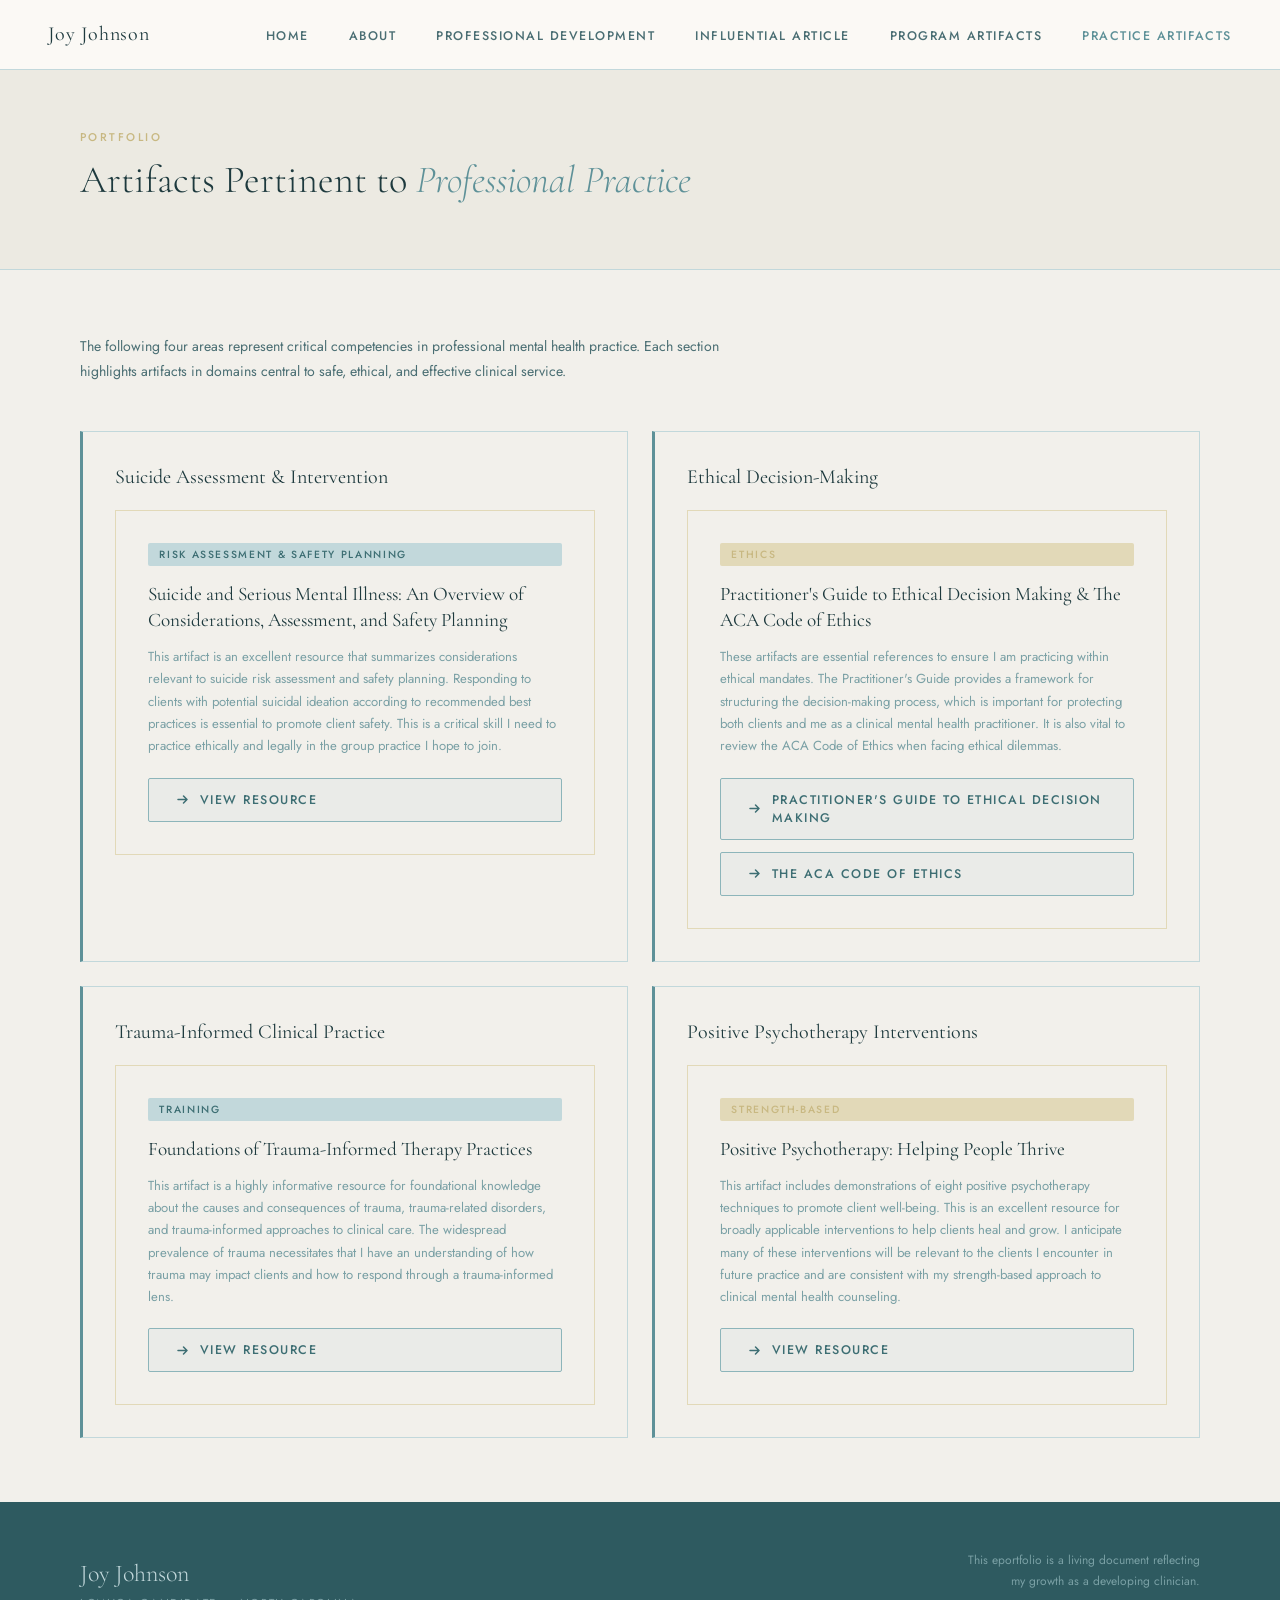
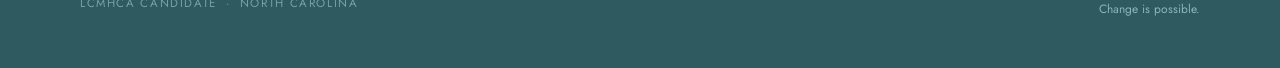
<file: artifacts-practice.html>
<!DOCTYPE html>
<html lang="en">
<head>
  <meta charset="UTF-8" />
  <meta name="viewport" content="width=device-width, initial-scale=1.0"/>
  <title>Practice Artifacts | Joy Johnson</title>
  <link href="https://fonts.googleapis.com/css2?family=Cormorant+Garamond:ital,wght@0,300;0,400;0,500;1,300;1,400&family=Jost:wght@300;400;500&display=swap" rel="stylesheet"/>
  <link rel="stylesheet" href="styles.css"/>
  <style>
    .artifacts-section { padding: 4rem 5rem; }
    .subsection-desc {
      font-size: 0.88rem; line-height: 1.75; color: var(--text-mid);
      max-width: 680px; margin-bottom: 3rem;
    }
    .professional-practice-grid {
      display: grid; grid-template-columns: repeat(2, 1fr); gap: 1.5rem;
    }
    .practice-card {
      background: var(--warm-white);
      padding: 2rem;
      border: 1px solid var(--sage-light);
      border-left: 3px solid var(--sage-dark);
      transition: all 0.3s;
    }
    .practice-card:hover {
      box-shadow: 0 8px 30px rgba(0,0,0,0.06);
      transform: translateY(-2px);
    }
    .practice-card-title {
      font-family: 'Cormorant Garamond', serif;
      font-size: 1.25rem; font-weight: 400;
      color: var(--text-dark); margin-bottom: 1.25rem;
      line-height: 1.3;
    }
    @media (max-width: 900px) {
      .professional-practice-grid { grid-template-columns: 1fr; }
      .artifacts-section { padding: 3rem 1.5rem; }
    }
  </style>
</head>
<body>
  <nav>
    <a class="nav-logo" href="index.html">Joy Johnson</a>
    <ul class="nav-links">
      <li><a href="index.html">Home</a></li>
      <li><a href="about.html">About</a></li>
      <li><a href="goals.html">Professional Development</a></li>
      <li><a href="article.html">Influential Article</a></li>
      <li class="nav-dropdown">
        <a href="artifacts-objectives.html">Program Artifacts</a>
        <ul class="nav-dropdown-menu">
          <li><a href="artifacts-objectives.html#objective-1">Objective 1 — Practice Effectively &amp; Ethically</a></li>
          <li><a href="artifacts-objectives.html#objective-2">Objective 2 — Professional Diligence &amp; Lifelong Learning</a></li>
          <li><a href="artifacts-objectives.html#objective-3">Objective 3 — Community Leaders &amp; Advocates</a></li>
          <li><a href="artifacts-objectives.html#objective-4">Objective 4 — Self-Awareness &amp; Impact</a></li>
          <li><a href="artifacts-objectives.html#objective-5">Objective 5 — Compassionate Service</a></li>
        </ul>
      </li>
      <li><a href="artifacts-practice.html" class="active">Practice Artifacts</a></li>
    </ul>
  </nav>

  <div class="page-hero">
    <p class="section-label">Portfolio</p>
    <h1 class="section-title">Artifacts Pertinent to <em>Professional Practice</em></h1>
  </div>

  <section class="artifacts-section">
    <p class="subsection-desc">
      The following four areas represent critical competencies in professional mental health practice. Each section highlights artifacts in domains central to safe, ethical, and effective clinical service.
    </p>

    <div class="professional-practice-grid">

      <!-- Suicide Assessment and Intervention -->
      <div class="practice-card">
        <h3 class="practice-card-title">Suicide Assessment &amp; Intervention</h3>
        <div class="artifacts-grid" style="grid-template-columns: 1fr; gap: 1rem;">
          <div class="artifact-card">
            <span class="artifact-tag sage">Risk Assessment &amp; Safety Planning</span>
            <h3 class="artifact-title">Suicide and Serious Mental Illness: An Overview of Considerations, Assessment, and Safety Planning</h3>
            <p class="artifact-desc">This artifact is an excellent resource that summarizes considerations relevant to suicide risk assessment and safety planning. Responding to clients with potential suicidal ideation according to recommended best practices is essential to promote client safety. This is a critical skill I need to practice ethically and legally in the group practice I hope to join.</p>
            <a class="resume-link" href="https://sprc.org/wp-content/uploads/SPRC-SMI-Adviser-Suicide-and-Serious-Mental-Illness.pdf" target="_blank" rel="noopener noreferrer" style="margin-top: 1.25rem; display: inline-flex;">
              <svg width="15" height="15" viewBox="0 0 15 15" fill="none"><path d="M3 7.5H12M8.5 4L12 7.5L8.5 11" stroke="currentColor" stroke-width="1.5" stroke-linecap="round" stroke-linejoin="round"/></svg>
              View Resource
            </a>
          </div>
        </div>
      </div>

      <!-- Ethical Decision-Making -->
      <div class="practice-card">
        <h3 class="practice-card-title">Ethical Decision-Making</h3>
        <div class="artifacts-grid" style="grid-template-columns: 1fr; gap: 1rem;">
          <div class="artifact-card">
            <span class="artifact-tag">Ethics</span>
            <h3 class="artifact-title">Practitioner's Guide to Ethical Decision Making &amp; The ACA Code of Ethics</h3>
            <p class="artifact-desc">These artifacts are essential references to ensure I am practicing within ethical mandates. The Practitioner's Guide provides a framework for structuring the decision-making process, which is important for protecting both clients and me as a clinical mental health practitioner. It is also vital to review the ACA Code of Ethics when facing ethical dilemmas.</p>
            <a class="resume-link" href="https://www.counseling.org/docs/default-source/ethics/practioner-39-s-guide-to-ethical-decision-making.pdf" target="_blank" rel="noopener noreferrer" style="margin-top: 1.25rem; display: inline-flex;">
              <svg width="15" height="15" viewBox="0 0 15 15" fill="none"><path d="M3 7.5H12M8.5 4L12 7.5L8.5 11" stroke="currentColor" stroke-width="1.5" stroke-linecap="round" stroke-linejoin="round"/></svg>
              Practitioner's Guide to Ethical Decision Making
            </a>
            <a class="resume-link" href="https://www.counseling.org/docs/default-source/default-document-library/ethics/2014-aca-code-of-ethics.pdf" target="_blank" rel="noopener noreferrer" style="margin-top: 0.75rem; display: inline-flex;">
              <svg width="15" height="15" viewBox="0 0 15 15" fill="none"><path d="M3 7.5H12M8.5 4L12 7.5L8.5 11" stroke="currentColor" stroke-width="1.5" stroke-linecap="round" stroke-linejoin="round"/></svg>
              The ACA Code of Ethics
            </a>
          </div>
        </div>
      </div>

      <!-- Trauma-Informed Clinical Practice -->
      <div class="practice-card">
        <h3 class="practice-card-title">Trauma-Informed Clinical Practice</h3>
        <div class="artifacts-grid" style="grid-template-columns: 1fr; gap: 1rem;">
          <div class="artifact-card">
            <span class="artifact-tag sage">Training</span>
            <h3 class="artifact-title">Foundations of Trauma-Informed Therapy Practices</h3>
            <p class="artifact-desc">This artifact is a highly informative resource for foundational knowledge about the causes and consequences of trauma, trauma-related disorders, and trauma-informed approaches to clinical care. The widespread prevalence of trauma necessitates that I have an understanding of how trauma may impact clients and how to respond through a trauma-informed lens.</p>
            <a class="resume-link" href="https://courses.elevatece.com/courses/foundations-of-trauma-informed-therapy-practices" target="_blank" rel="noopener noreferrer" style="margin-top: 1.25rem; display: inline-flex;">
              <svg width="15" height="15" viewBox="0 0 15 15" fill="none"><path d="M3 7.5H12M8.5 4L12 7.5L8.5 11" stroke="currentColor" stroke-width="1.5" stroke-linecap="round" stroke-linejoin="round"/></svg>
              View Resource
            </a>
          </div>
        </div>
      </div>

      <!-- Positive Psychotherapy Interventions -->
      <div class="practice-card">
        <h3 class="practice-card-title">Positive Psychotherapy Interventions</h3>
        <div class="artifacts-grid" style="grid-template-columns: 1fr; gap: 1rem;">
          <div class="artifact-card">
            <span class="artifact-tag">Strength-Based</span>
            <h3 class="artifact-title">Positive Psychotherapy: Helping People Thrive</h3>
            <p class="artifact-desc">This artifact includes demonstrations of eight positive psychotherapy techniques to promote client well-being. This is an excellent resource for broadly applicable interventions to help clients heal and grow. I anticipate many of these interventions will be relevant to the clients I encounter in future practice and are consistent with my strength-based approach to clinical mental health counseling.</p>
            <a class="resume-link" href="https://video-alexanderstreet-com.wake.idm.oclc.org/watch/positive-psychotherapy-helping-people-thrive?context=channel%3Acounseling-and-therapy-in-video" target="_blank" rel="noopener noreferrer" style="margin-top: 1.25rem; display: inline-flex;">
              <svg width="15" height="15" viewBox="0 0 15 15" fill="none"><path d="M3 7.5H12M8.5 4L12 7.5L8.5 11" stroke="currentColor" stroke-width="1.5" stroke-linecap="round" stroke-linejoin="round"/></svg>
              View Resource
            </a>
          </div>
        </div>
      </div>

    </div>
  </section>

  <footer>
    <div>
      <div class="footer-name">Joy Johnson</div>
      <div class="footer-tagline">LCMHCA Candidate &nbsp;·&nbsp; North Carolina</div>
    </div>
    <div class="footer-note">
      This eportfolio is a living document reflecting<br>
      my growth as a developing clinician.<br>
      <span style="color: var(--sage); margin-top: 0.5rem; display:block;">Change is possible.</span>
    </div>
  </footer>
</body>
</html>
</file>
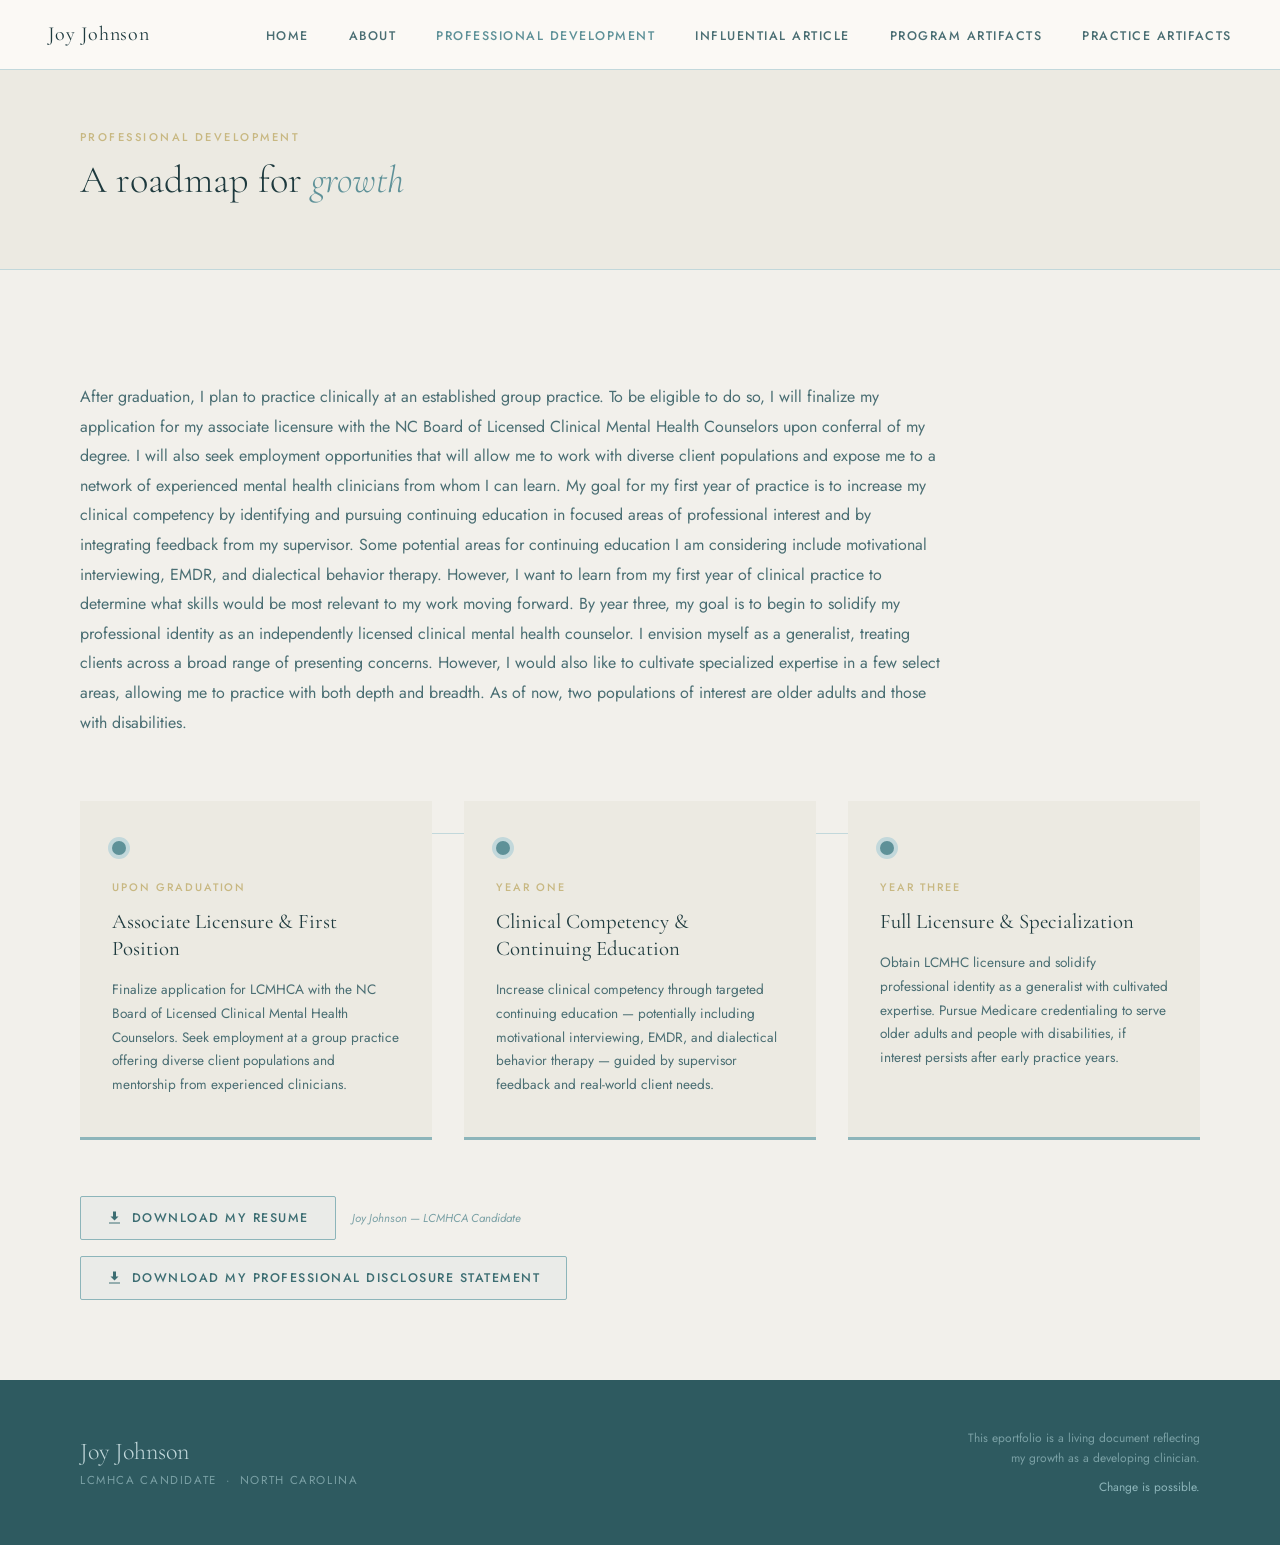
<file: goals.html>
<!DOCTYPE html>
<html lang="en">
<head>
  <meta charset="UTF-8" />
  <meta name="viewport" content="width=device-width, initial-scale=1.0"/>
  <title>Professional Development | Joy Johnson</title>
  <link href="https://fonts.googleapis.com/css2?family=Cormorant+Garamond:ital,wght@0,300;0,400;0,500;1,300;1,400&family=Jost:wght@300;400;500&display=swap" rel="stylesheet"/>
  <link rel="stylesheet" href="styles.css"/>
  <style>
    .goals-section { padding: 7rem 5rem 5rem; }
    .goals-intro {
      max-width: 860px; margin-bottom: 4rem;
      font-size: 1rem; line-height: 1.85; color: var(--text-mid);
    }
    .goals-timeline {
      position: relative;
      display: grid; grid-template-columns: repeat(3, 1fr); gap: 2rem;
    }
    .goals-timeline::before {
      content: '';
      position: absolute; top: 2rem; left: 10%; right: 10%;
      height: 1px; background: var(--sage-light); z-index: 0;
    }
    .goal-card {
      position: relative; z-index: 1;
      background: var(--cream);
      padding: 2.5rem 2rem;
      border-bottom: 3px solid var(--sage);
      transition: transform 0.3s, box-shadow 0.3s;
    }
    .goal-card:hover {
      transform: translateY(-4px);
      box-shadow: 0 12px 40px rgba(122,158,118,0.12);
    }
    .goal-dot {
      width: 14px; height: 14px; border-radius: 50%;
      background: var(--sage-dark); margin-bottom: 1.5rem;
      box-shadow: 0 0 0 4px var(--sage-light);
    }
    .goal-period {
      font-size: 0.68rem; font-weight: 500; letter-spacing: 0.18em;
      text-transform: uppercase; color: var(--clay);
      margin-bottom: 0.8rem;
    }
    .goal-title {
      font-family: 'Cormorant Garamond', serif;
      font-size: 1.3rem; font-weight: 400;
      color: var(--text-dark); margin-bottom: 1rem; line-height: 1.3;
    }
    .goal-desc { font-size: 0.85rem; line-height: 1.75; color: var(--text-mid); }
    @media (max-width: 900px) {
      .goals-timeline { grid-template-columns: 1fr; }
      .goals-timeline::before { display: none; }
      .goals-section { padding: 4rem 1.5rem; }
    }
  </style>
</head>
<body>
  <nav>
    <a class="nav-logo" href="index.html">Joy Johnson</a>
    <ul class="nav-links">
      <li><a href="index.html">Home</a></li>
      <li><a href="about.html">About</a></li>
      <li class="nav-dropdown">
        <a href="goals.html" class="active">Professional Development</a>
        <ul class="nav-dropdown-menu">
          <li><a href="goals.html#career-goals">Career Goals</a></li>
          <li><a href="goals.html#professional-resume">Professional Resume</a></li>
          <li><a href="goals.html#professional-disclosure">Professional Disclosure Statement</a></li>
        </ul>
      </li>
      <li><a href="article.html">Influential Article</a></li>
      <li class="nav-dropdown">
        <a href="artifacts-objectives.html">Program Artifacts</a>
        <ul class="nav-dropdown-menu">
          <li><a href="artifacts-objectives.html#objective-1">Objective 1 — Practice Effectively &amp; Ethically</a></li>
          <li><a href="artifacts-objectives.html#objective-2">Objective 2 — Professional Diligence &amp; Lifelong Learning</a></li>
          <li><a href="artifacts-objectives.html#objective-3">Objective 3 — Community Leaders &amp; Advocates</a></li>
          <li><a href="artifacts-objectives.html#objective-4">Objective 4 — Self-Awareness &amp; Impact</a></li>
          <li><a href="artifacts-objectives.html#objective-5">Objective 5 — Compassionate Service</a></li>
        </ul>
      </li>
      <li><a href="artifacts-practice.html">Practice Artifacts</a></li>
    </ul>
  </nav>

  <div class="page-hero">
    <p class="section-label">Professional Development</p>
    <h1 class="section-title">A roadmap for <em>growth</em></h1>
  </div>

  <section class="goals-section">
    <p class="goals-intro" id="career-goals">
      After graduation, I plan to practice clinically at an established group practice. To be eligible to do so, I will finalize my application for my associate licensure with the NC Board of Licensed Clinical Mental Health Counselors upon conferral of my degree. I will also seek employment opportunities that will allow me to work with diverse client populations and expose me to a network of experienced mental health clinicians from whom I can learn. My goal for my first year of practice is to increase my clinical competency by identifying and pursuing continuing education in focused areas of professional interest and by integrating feedback from my supervisor. Some potential areas for continuing education I am considering include motivational interviewing, EMDR, and dialectical behavior therapy. However, I want to learn from my first year of clinical practice to determine what skills would be most relevant to my work moving forward. By year three, my goal is to begin to solidify my professional identity as an independently licensed clinical mental health counselor. I envision myself as a generalist, treating clients across a broad range of presenting concerns. However, I would also like to cultivate specialized expertise in a few select areas, allowing me to practice with both depth and breadth. As of now, two populations of interest are older adults and those with disabilities.
    </p>

    <div class="goals-timeline">
      <div class="goal-card">
        <div class="goal-dot"></div>
        <p class="goal-period">Upon Graduation</p>
        <h3 class="goal-title">Associate Licensure &amp; First Position</h3>
        <p class="goal-desc">Finalize application for LCMHCA with the NC Board of Licensed Clinical Mental Health Counselors. Seek employment at a group practice offering diverse client populations and mentorship from experienced clinicians.</p>
      </div>
      <div class="goal-card">
        <div class="goal-dot"></div>
        <p class="goal-period">Year One</p>
        <h3 class="goal-title">Clinical Competency &amp; Continuing Education</h3>
        <p class="goal-desc">Increase clinical competency through targeted continuing education — potentially including motivational interviewing, EMDR, and dialectical behavior therapy — guided by supervisor feedback and real-world client needs.</p>
      </div>
      <div class="goal-card">
        <div class="goal-dot"></div>
        <p class="goal-period">Year Three</p>
        <h3 class="goal-title">Full Licensure &amp; Specialization</h3>
        <p class="goal-desc">Obtain LCMHC licensure and solidify professional identity as a generalist with cultivated expertise. Pursue Medicare credentialing to serve older adults and people with disabilities, if interest persists after early practice years.</p>
      </div>
    </div>

    <div class="resume-link-wrap">
      <a class="resume-link" href="Joy_Johnson_resume.docx" download id="professional-resume">
        <svg width="15" height="15" viewBox="0 0 15 15" fill="none" xmlns="http://www.w3.org/2000/svg">
          <path d="M7.5 10.5L3.5 6.5H6V1.5H9V6.5H11.5L7.5 10.5Z" fill="currentColor"/>
          <path d="M2 12.5H13V13.5H2V12.5Z" fill="currentColor"/>
        </svg>
        Download My Resume
      </a>
      <span class="resume-link-label">Joy Johnson — LCMHCA Candidate</span>
    </div>
    <div class="resume-link-wrap" style="margin-top: 1rem;">
      <a class="resume-link" href="Professional_disclosure_statement.docx" download id="professional-disclosure">
        <svg width="15" height="15" viewBox="0 0 15 15" fill="none" xmlns="http://www.w3.org/2000/svg">
          <path d="M7.5 10.5L3.5 6.5H6V1.5H9V6.5H11.5L7.5 10.5Z" fill="currentColor"/>
          <path d="M2 12.5H13V13.5H2V12.5Z" fill="currentColor"/>
        </svg>
        Download My Professional Disclosure Statement
      </a>
    </div>
  </section>

  <footer>
    <div>
      <div class="footer-name">Joy Johnson</div>
      <div class="footer-tagline">LCMHCA Candidate &nbsp;·&nbsp; North Carolina</div>
    </div>
    <div class="footer-note">
      This eportfolio is a living document reflecting<br>
      my growth as a developing clinician.<br>
      <span style="color: var(--sage); margin-top: 0.5rem; display:block;">Change is possible.</span>
    </div>
  </footer>
</body>
</html>
</file>
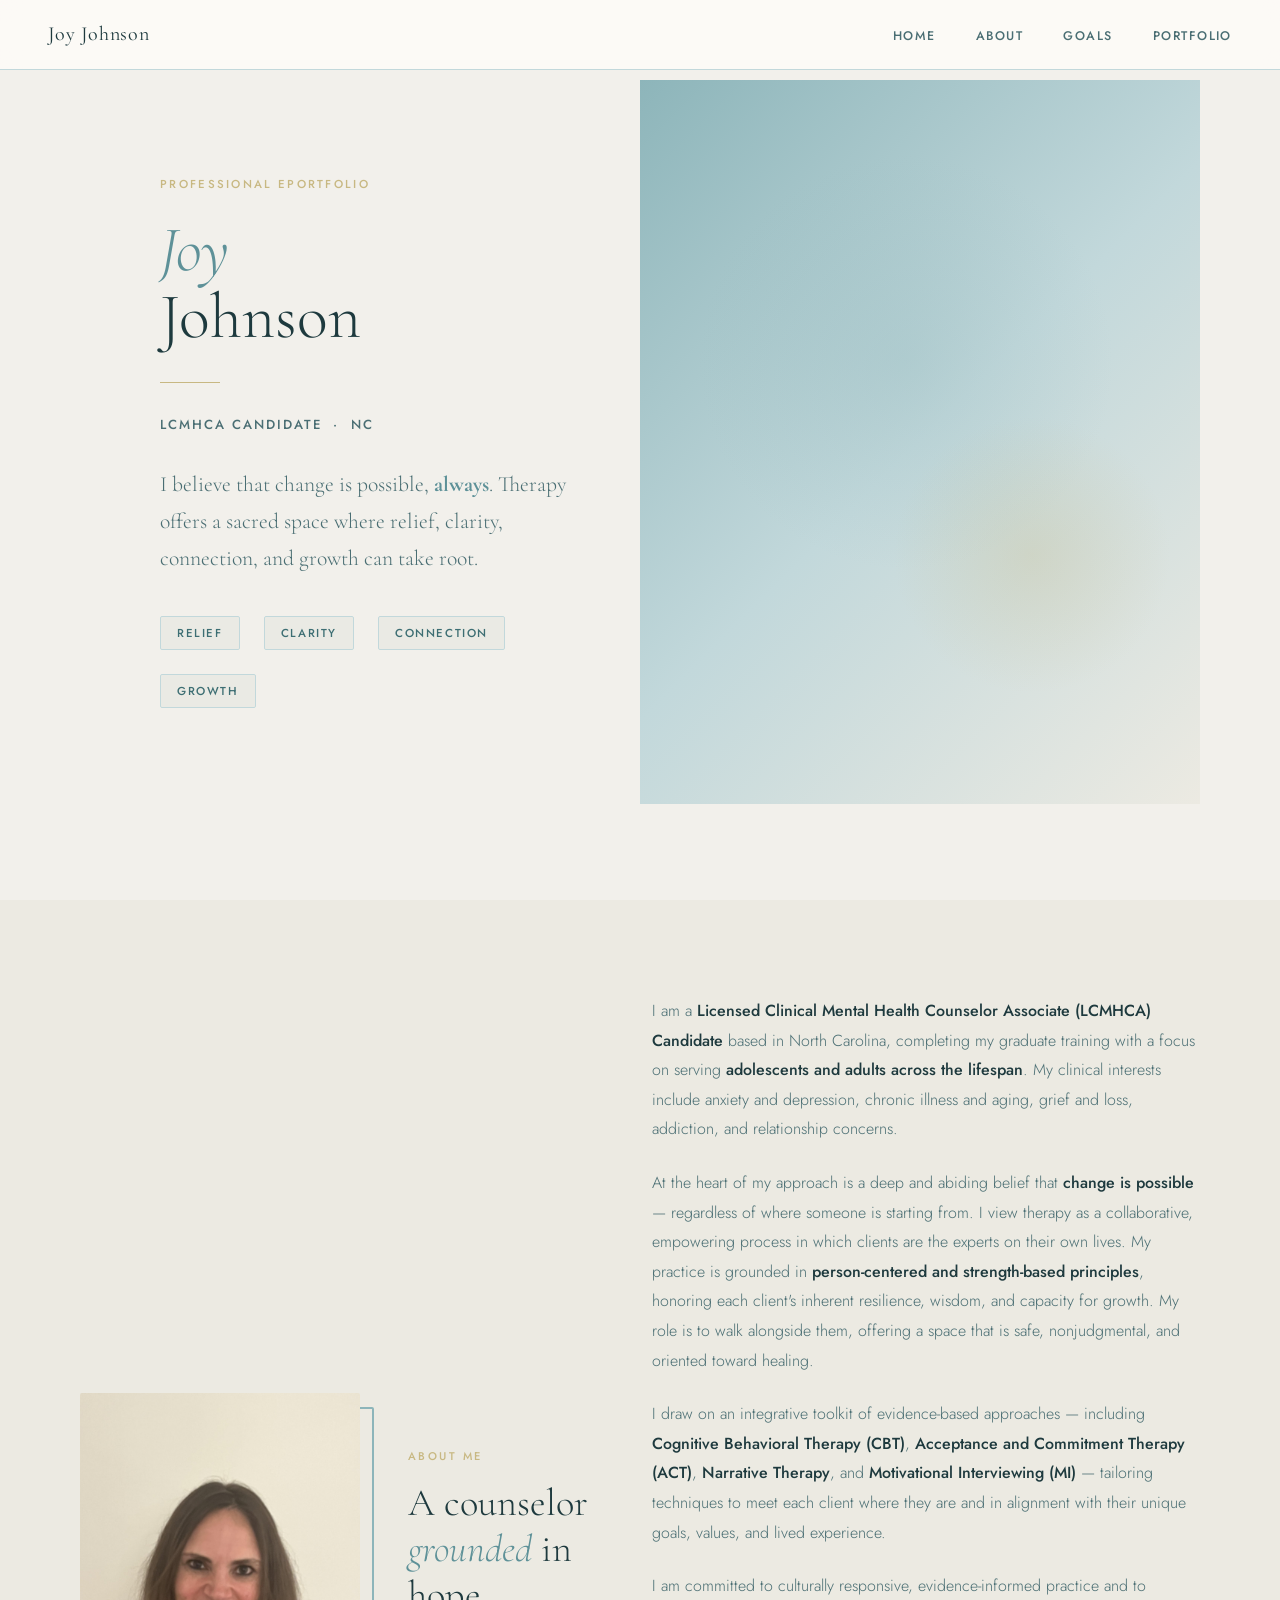
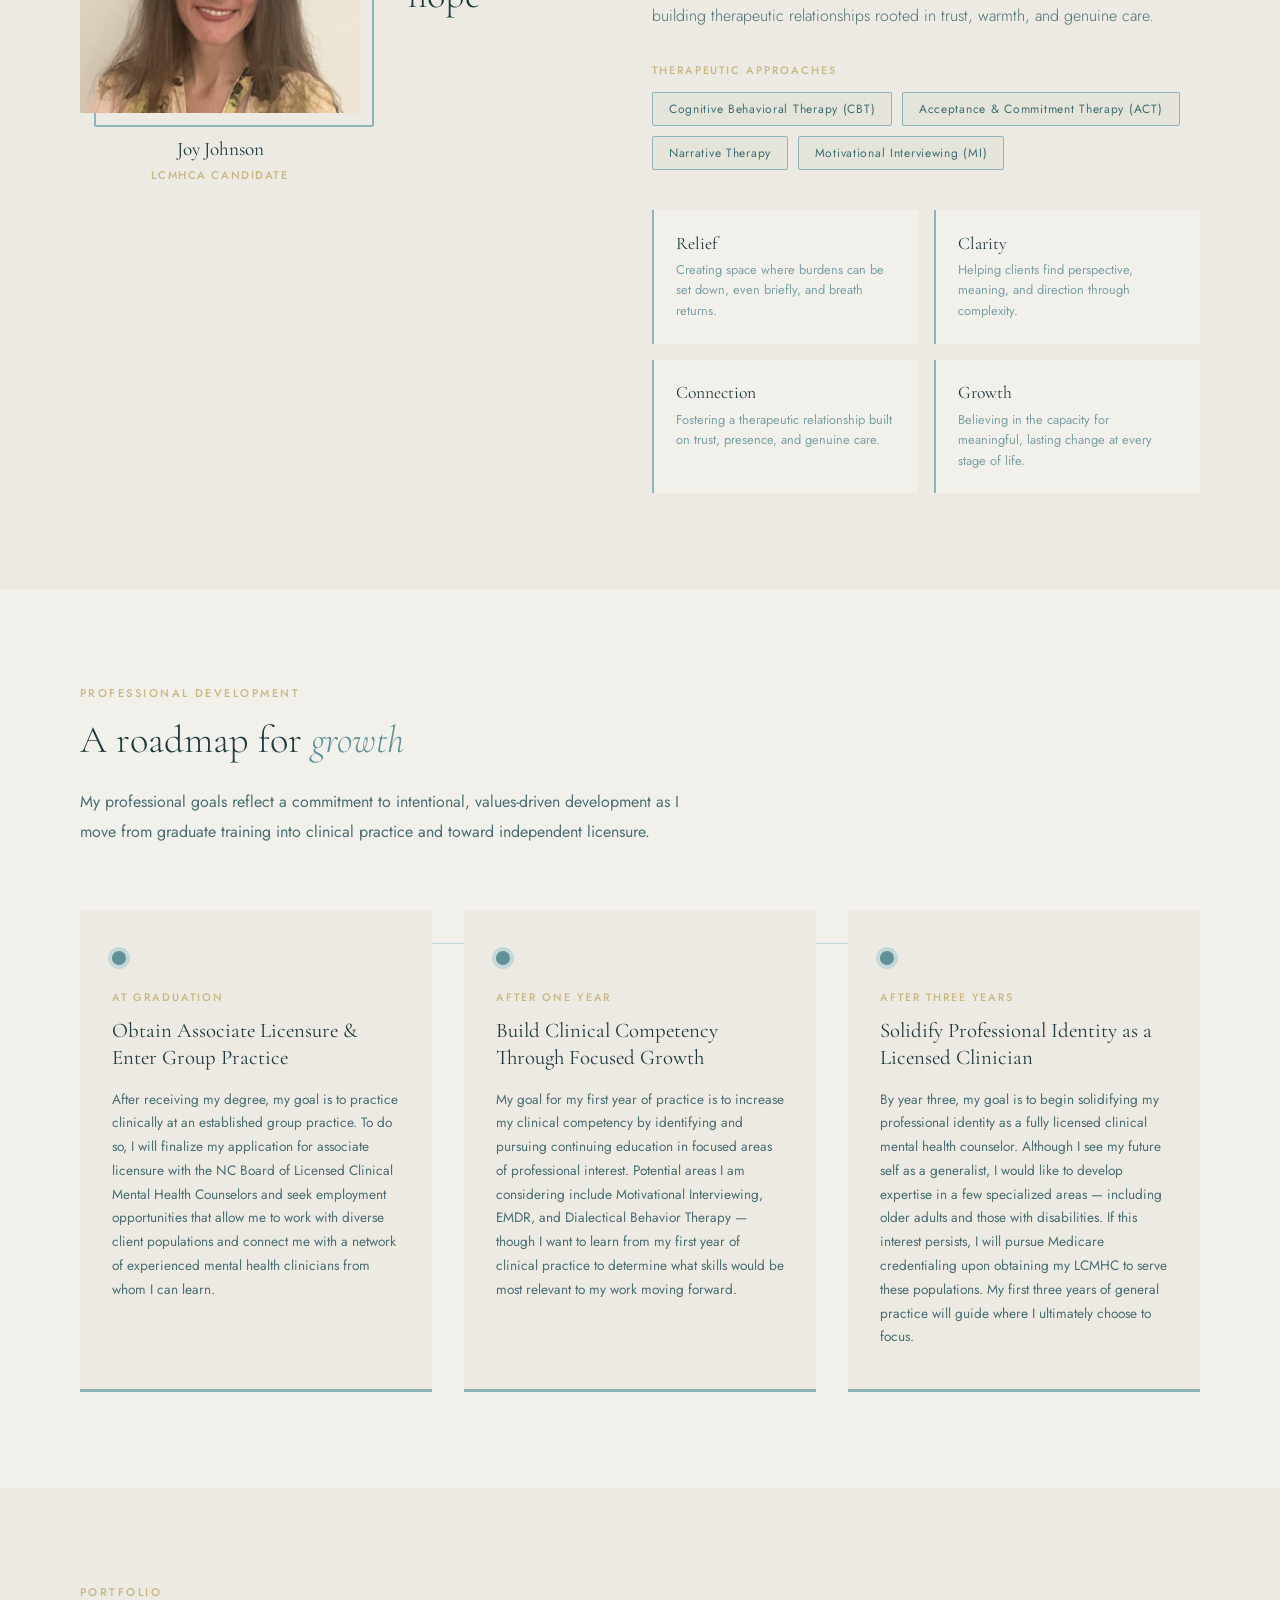
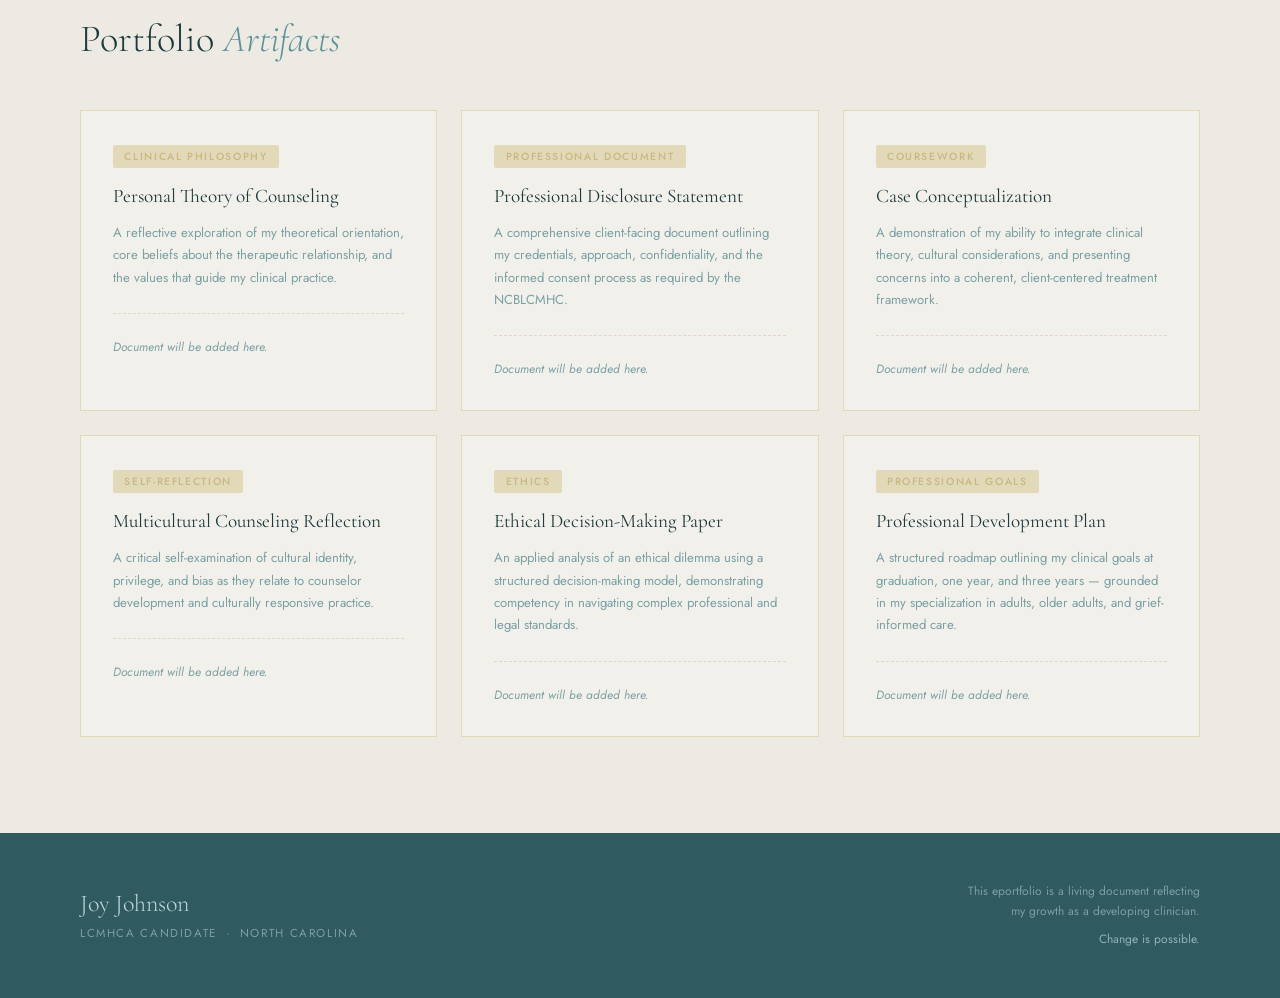
<file: index.html.html>
<!DOCTYPE html>
<html lang="en">
<head>
  <meta charset="UTF-8" />
  <meta name="viewport" content="width=device-width, initial-scale=1.0"/>
  <title>Joy Johnson | LCMHCA Candidate</title>
  <link href="https://fonts.googleapis.com/css2?family=Cormorant+Garamond:ital,wght@0,300;0,400;0,500;1,300;1,400&family=Jost:wght@300;400;500&display=swap" rel="stylesheet"/>
  <style>
    *, *::before, *::after { box-sizing: border-box; margin: 0; padding: 0; }

    :root {
      --sage:        #8db5ba;
      --sage-light:  #c2d8db;
      --sage-dark:   #5e9198;
      --cream:       #eceae2;
      --warm-white:  #f2f0eb;
      --clay:        #c8b882;
      --clay-light:  #e2d9b8;
      --dusk:        #3d6e73;
      --text-dark:   #1e3a3e;
      --text-mid:    #4a6e73;
      --text-light:  #7aa0a5;
    }

    html { scroll-behavior: smooth; }

    body {
      font-family: 'Jost', sans-serif;
      background: var(--warm-white);
      color: var(--text-dark);
      overflow-x: hidden;
    }

    /* ── NAV ── */
    nav {
      position: fixed; top: 0; left: 0; right: 0; z-index: 100;
      display: flex; justify-content: space-between; align-items: center;
      padding: 1.4rem 3rem;
      background: rgba(253,251,248,0.88);
      backdrop-filter: blur(12px);
      border-bottom: 1px solid #c2d8db;
    }
    .nav-logo {
      font-family: 'Cormorant Garamond', serif;
      font-size: 1.25rem; font-weight: 400; letter-spacing: 0.04em;
      color: var(--text-dark); text-decoration: none;
    }
    .nav-links { display: flex; gap: 2.5rem; list-style: none; }
    .nav-links a {
      font-size: 0.78rem; font-weight: 500; letter-spacing: 0.12em;
      text-transform: uppercase; color: var(--text-mid);
      text-decoration: none; transition: color 0.2s;
    }
    .nav-links a:hover { color: var(--sage-dark); }

    /* ── HERO ── */
    #home {
      min-height: 100vh;
      display: grid; grid-template-columns: 1fr 1fr;
      padding-top: 80px;
      position: relative; overflow: hidden;
    }
    .hero-left {
      display: flex; flex-direction: column; justify-content: center;
      padding: 5rem 4rem 5rem 5rem;
      position: relative; z-index: 2;
    }
    .hero-eyebrow {
      font-size: 0.72rem; font-weight: 500; letter-spacing: 0.2em;
      text-transform: uppercase; color: var(--clay);
      margin-bottom: 1.5rem;
      opacity: 0; animation: fadeUp 0.8s 0.2s forwards;
    }
    .hero-name {
      font-family: 'Cormorant Garamond', serif;
      font-size: clamp(3rem, 5vw, 5rem);
      font-weight: 300; line-height: 1.05;
      color: var(--text-dark);
      opacity: 0; animation: fadeUp 0.8s 0.4s forwards;
    }
    .hero-name em {
      font-style: italic; color: var(--sage-dark);
    }
    .hero-divider {
      width: 60px; height: 1px;
      background: var(--clay);
      margin: 2rem 0;
      opacity: 0; animation: fadeUp 0.8s 0.6s forwards;
    }
    .hero-tagline {
      font-size: 0.82rem; font-weight: 500; letter-spacing: 0.15em;
      text-transform: uppercase; color: var(--text-mid);
      margin-bottom: 2rem;
      opacity: 0; animation: fadeUp 0.8s 0.7s forwards;
    }
    .hero-statement {
      font-family: 'Cormorant Garamond', serif;
      font-size: 1.35rem; font-weight: 300;
      line-height: 1.7; color: var(--text-mid);
      max-width: 440px;
      opacity: 0; animation: fadeUp 0.8s 0.9s forwards;
    }
    .hero-pillars {
      display: flex; gap: 1.5rem; margin-top: 2.5rem; flex-wrap: wrap;
      opacity: 0; animation: fadeUp 0.8s 1.1s forwards;
    }
    .pillar {
      font-size: 0.72rem; font-weight: 500; letter-spacing: 0.14em;
      text-transform: uppercase; color: var(--dusk);
      padding: 0.5rem 1rem;
      border: 1px solid var(--sage-light);
      border-radius: 2px;
      background: rgba(181,196,177,0.12);
    }
    .hero-right {
      position: relative; overflow: hidden;
    }
    .hero-bg-shape {
      position: absolute; inset: 0;
      background: linear-gradient(135deg, #8db5ba 0%, #c2d8db 50%, var(--cream) 100%);
    }
    .hero-circle {
      position: absolute;
      border-radius: 50%;
      opacity: 0.25;
    }
    .hero-circle-1 {
      width: 420px; height: 420px;
      top: 10%; left: 10%;
      background: radial-gradient(circle, var(--sage) 0%, transparent 70%);
      animation: float 8s ease-in-out infinite;
    }
    .hero-circle-2 {
      width: 280px; height: 280px;
      bottom: 15%; right: 5%;
      background: radial-gradient(circle, var(--clay) 0%, transparent 70%);
      animation: float 10s ease-in-out 2s infinite;
    }


    /* ── SECTION BASE ── */
    section { padding: 6rem 5rem; }
    .section-label {
      font-size: 0.7rem; font-weight: 500; letter-spacing: 0.22em;
      text-transform: uppercase; color: var(--clay);
      margin-bottom: 1rem;
    }
    .section-title {
      font-family: 'Cormorant Garamond', serif;
      font-size: clamp(2rem, 3vw, 2.8rem);
      font-weight: 300; line-height: 1.2;
      color: var(--text-dark); margin-bottom: 1.5rem;
    }
    .section-title em { font-style: italic; color: var(--sage-dark); }


    /* ── HEADSHOT ── */
    .headshot-wrap {
      display: flex; justify-content: center; align-items: flex-start;
      padding-top: 1rem;
    }
    .headshot-frame {
      position: relative; width: 280px; height: 320px;
    }
    .headshot-frame::before {
      content: '';
      position: absolute; top: 14px; left: 14px;
      width: 100%; height: 100%;
      border: 2px solid var(--sage);
      border-radius: 2px; z-index: 0;
    }
    .headshot-frame img {
      position: relative; z-index: 1;
      width: 280px; height: 320px;
      object-fit: cover; object-position: center top;
      border-radius: 2px;
      display: block;
    }
    .headshot-name {
      text-align: center; margin-top: 1.5rem;
      font-family: 'Cormorant Garamond', serif;
      font-size: 1.2rem; font-weight: 400; color: var(--text-dark);
    }
    .headshot-cred {
      text-align: center; margin-top: 0.4rem;
      font-size: 0.7rem; font-weight: 500; letter-spacing: 0.14em;
      text-transform: uppercase; color: var(--clay);
    }

    /* ── ABOUT ── */
    #about {
      background: var(--cream);
      display: grid; grid-template-columns: 0.7fr 0.5fr 1.4fr; gap: 3rem;
      align-items: center;
    }
    .about-left {}
    .about-text {
      font-size: 1rem; line-height: 1.85; color: var(--text-mid);
      font-weight: 300; margin-bottom: 1.5rem;
    }
    .about-text strong { color: var(--text-dark); font-weight: 500; }
    .about-values {
      display: grid; grid-template-columns: 1fr 1fr; gap: 1rem;
      margin-top: 2.5rem;
    }
    .value-card {
      padding: 1.4rem; border-left: 2px solid var(--sage);
      background: var(--warm-white);
    }
    .value-card h4 {
      font-family: 'Cormorant Garamond', serif;
      font-size: 1.1rem; font-weight: 400;
      color: var(--text-dark); margin-bottom: 0.4rem;
    }
    .value-card p {
      font-size: 0.8rem; line-height: 1.6; color: var(--text-light);
    }

    /* ── MODALITY TAGS ── */
    .about-modalities { margin-top: 2rem; margin-bottom: 0.5rem; }
    .modalities-label {
      font-size: 0.68rem; font-weight: 500; letter-spacing: 0.18em;
      text-transform: uppercase; color: var(--clay);
      margin-bottom: 0.85rem;
    }
    .modality-tags { display: flex; flex-wrap: wrap; gap: 0.6rem; }
    .modality-tag {
      font-size: 0.75rem; font-weight: 400; letter-spacing: 0.06em;
      color: var(--dusk);
      padding: 0.45rem 1rem;
      border: 1px solid var(--sage);
      border-radius: 2px;
      background: rgba(181,196,177,0.15);
      transition: background 0.2s, color 0.2s;
    }
    .modality-tag:hover {
      background: var(--sage-light);
      color: var(--text-dark);
    }

    /* ── GOALS ── */
    #goals {
      background: var(--warm-white);
    }
    .goals-intro {
      max-width: 600px; margin-bottom: 4rem;
      font-size: 1rem; line-height: 1.85; color: var(--text-mid);
    }
    .goals-timeline {
      position: relative;
      display: grid; grid-template-columns: repeat(3, 1fr); gap: 2rem;
    }
    .goals-timeline::before {
      content: '';
      position: absolute; top: 2rem; left: 10%; right: 10%;
      height: 1px; background: var(--sage-light); z-index: 0;
    }
    .goal-card {
      position: relative; z-index: 1;
      background: var(--cream);
      padding: 2.5rem 2rem;
      border-bottom: 3px solid var(--sage);
      transition: transform 0.3s, box-shadow 0.3s;
    }
    .goal-card:hover {
      transform: translateY(-4px);
      box-shadow: 0 12px 40px rgba(122,158,118,0.12);
    }
    .goal-dot {
      width: 14px; height: 14px; border-radius: 50%;
      background: var(--sage-dark); margin-bottom: 1.5rem;
      box-shadow: 0 0 0 4px var(--sage-light);
    }
    .goal-period {
      font-size: 0.68rem; font-weight: 500; letter-spacing: 0.18em;
      text-transform: uppercase; color: var(--clay);
      margin-bottom: 0.8rem;
    }
    .goal-title {
      font-family: 'Cormorant Garamond', serif;
      font-size: 1.3rem; font-weight: 400;
      color: var(--text-dark); margin-bottom: 1rem; line-height: 1.3;
    }
    .goal-desc {
      font-size: 0.85rem; line-height: 1.75; color: var(--text-mid);
    }

    /* ── ARTIFACTS ── */
    #artifacts {
      background: var(--cream);
    }
    .artifacts-grid {
      display: grid; grid-template-columns: repeat(3, 1fr); gap: 1.5rem;
      margin-top: 3rem;
    }
    .artifact-card {
      background: var(--warm-white);
      padding: 2rem;
      border: 1px solid var(--clay-light);
      cursor: pointer;
      transition: all 0.3s;
      position: relative; overflow: hidden;
    }
    .artifact-card::before {
      content: '';
      position: absolute; top: 0; left: 0; right: 0;
      height: 3px;
      background: linear-gradient(90deg, var(--sage), var(--clay));
      transform: scaleX(0); transform-origin: left;
      transition: transform 0.3s;
    }
    .artifact-card:hover::before { transform: scaleX(1); }
    .artifact-card:hover {
      box-shadow: 0 8px 30px rgba(0,0,0,0.06);
      transform: translateY(-2px);
    }
    .artifact-tag {
      font-size: 0.65rem; font-weight: 500; letter-spacing: 0.16em;
      text-transform: uppercase; color: var(--clay);
      margin-bottom: 1rem;
      display: inline-block;
      padding: 0.25rem 0.7rem;
      background: var(--clay-light);
      border-radius: 2px;
    }
    .artifact-title {
      font-family: 'Cormorant Garamond', serif;
      font-size: 1.2rem; font-weight: 400;
      color: var(--text-dark); margin-bottom: 0.75rem;
      line-height: 1.35;
    }
    .artifact-desc {
      font-size: 0.82rem; line-height: 1.7; color: var(--text-light);
    }
    .artifact-placeholder {
      margin-top: 1.5rem; padding-top: 1.5rem;
      border-top: 1px dashed var(--clay-light);
      font-size: 0.75rem; color: var(--text-light);
      font-style: italic;
    }

    /* ── FOOTER ── */
    footer {
      background: #2e5a60;
      color: var(--sage-light);
      padding: 3rem 5rem;
      display: flex; justify-content: space-between; align-items: center;
    }
    .footer-name {
      font-family: 'Cormorant Garamond', serif;
      font-size: 1.5rem; font-weight: 300;
    }
    .footer-tagline {
      font-size: 0.72rem; letter-spacing: 0.14em;
      text-transform: uppercase; color: var(--text-light);
      margin-top: 0.4rem;
    }
    .footer-note {
      font-size: 0.75rem; color: var(--text-light); text-align: right;
      line-height: 1.7;
    }

    /* ── ANIMATIONS ── */
    @keyframes fadeUp {
      from { opacity: 0; transform: translateY(20px); }
      to   { opacity: 1; transform: translateY(0); }
    }
    @keyframes float {
      0%, 100% { transform: translateY(0) scale(1); }
      50%       { transform: translateY(-20px) scale(1.03); }
    }

    /* ── RESPONSIVE ── */
    @media (max-width: 900px) {
      #home { grid-template-columns: 1fr; min-height: auto; }
      .hero-right { height: 300px; }
      #about { grid-template-columns: 1fr; gap: 2rem; }
      .goals-timeline { grid-template-columns: 1fr; }
      .goals-timeline::before { display: none; }
      .artifacts-grid { grid-template-columns: 1fr; }
      nav { padding: 1.2rem 1.5rem; }
      .nav-links { gap: 1.5rem; }
      section { padding: 4rem 1.5rem; }
      .hero-left { padding: 3rem 1.5rem; }
      footer { flex-direction: column; gap: 1.5rem; text-align: center; }
      .footer-note { text-align: center; }
    }
  </style>
</head>
<body>

  <!-- NAV -->
  <nav>
    <a class="nav-logo" href="#home">Joy Johnson</a>
    <ul class="nav-links">
      <li><a href="#home">Home</a></li>
      <li><a href="#about">About</a></li>
      <li><a href="#goals">Goals</a></li>
      <li><a href="#artifacts">Portfolio</a></li>
    </ul>
  </nav>

  <!-- HERO -->
  <section id="home">
    <div class="hero-left">
      <p class="hero-eyebrow">Professional Eportfolio</p>
      <h1 class="hero-name"><em>Joy</em><br>Johnson</h1>
      <div class="hero-divider"></div>
      <p class="hero-tagline">LCMHCA Candidate &nbsp;·&nbsp; NC</p>
      <p class="hero-statement">
        I believe that change is possible, <strong style="color:#5e9198;">always</strong>. Therapy offers a sacred space where relief, clarity, connection, and growth can take root.
      </p>
      <div class="hero-pillars">
        <span class="pillar">Relief</span>
        <span class="pillar">Clarity</span>
        <span class="pillar">Connection</span>
        <span class="pillar">Growth</span>
      </div>
    </div>
    <div class="hero-right">
      <div class="hero-bg-shape"></div>
      <div class="hero-circle hero-circle-1"></div>
      <div class="hero-circle hero-circle-2"></div>

    </div>
  </section>

  <!-- ABOUT -->
  <section id="about">
    <div class="headshot-wrap"><div class="headshot-frame"><img src="[data-uri]" alt="Joy Johnson headshot" /><p class="headshot-name">Joy Johnson</p><p class="headshot-cred">LCMHCA Candidate</p></div></div>
    <div class="about-left">
      <p class="section-label">About Me</p>
      <h2 class="section-title">A counselor <em>grounded</em> in hope</h2>
    </div>
    <div>
      <p class="about-text">
        I am a <strong>Licensed Clinical Mental Health Counselor Associate (LCMHCA) Candidate</strong> based in North Carolina, completing my graduate training with a focus on serving <strong>adolescents and adults across the lifespan</strong>. My clinical interests include anxiety and depression, chronic illness and aging, grief and loss, addiction, and relationship concerns.
      </p>
      <p class="about-text">
        At the heart of my approach is a deep and abiding belief that <strong>change is possible</strong> — regardless of where someone is starting from. I view therapy as a collaborative, empowering process in which clients are the experts on their own lives. My practice is grounded in <strong>person-centered and strength-based principles</strong>, honoring each client's inherent resilience, wisdom, and capacity for growth. My role is to walk alongside them, offering a space that is safe, nonjudgmental, and oriented toward healing.
      </p>
      <p class="about-text">
        I draw on an integrative toolkit of evidence-based approaches — including <strong>Cognitive Behavioral Therapy (CBT)</strong>, <strong>Acceptance and Commitment Therapy (ACT)</strong>, <strong>Narrative Therapy</strong>, and <strong>Motivational Interviewing (MI)</strong> — tailoring techniques to meet each client where they are and in alignment with their unique goals, values, and lived experience.
      </p>
      <p class="about-text">
        I am committed to culturally responsive, evidence-informed practice and to building therapeutic relationships rooted in trust, warmth, and genuine care.
      </p>
      <div class="about-modalities">
        <p class="modalities-label">Therapeutic Approaches</p>
        <div class="modality-tags">
          <span class="modality-tag">Cognitive Behavioral Therapy (CBT)</span>
          <span class="modality-tag">Acceptance & Commitment Therapy (ACT)</span>
          <span class="modality-tag">Narrative Therapy</span>
          <span class="modality-tag">Motivational Interviewing (MI)</span>
        </div>
      </div>
      <div class="about-values">
        <div class="value-card">
          <h4>Relief</h4>
          <p>Creating space where burdens can be set down, even briefly, and breath returns.</p>
        </div>
        <div class="value-card">
          <h4>Clarity</h4>
          <p>Helping clients find perspective, meaning, and direction through complexity.</p>
        </div>
        <div class="value-card">
          <h4>Connection</h4>
          <p>Fostering a therapeutic relationship built on trust, presence, and genuine care.</p>
        </div>
        <div class="value-card">
          <h4>Growth</h4>
          <p>Believing in the capacity for meaningful, lasting change at every stage of life.</p>
        </div>
      </div>
    </div>
  </section>

  <!-- GOALS -->
  <section id="goals">
    <p class="section-label">Professional Development</p>
    <h2 class="section-title">A roadmap for <em>growth</em></h2>
    <p class="goals-intro">
      My professional goals reflect a commitment to intentional, values-driven development as I move from graduate training into clinical practice and toward independent licensure.
    </p>
    <div class="goals-timeline">
      <div class="goal-card">
        <div class="goal-dot"></div>
        <p class="goal-period">At Graduation</p>
        <h3 class="goal-title">Obtain Associate Licensure & Enter Group Practice</h3>
        <p class="goal-desc">
          After receiving my degree, my goal is to practice clinically at an established group practice. To do so, I will finalize my application for associate licensure with the NC Board of Licensed Clinical Mental Health Counselors and seek employment opportunities that allow me to work with diverse client populations and connect me with a network of experienced mental health clinicians from whom I can learn.
        </p>
      </div>
      <div class="goal-card">
        <div class="goal-dot"></div>
        <p class="goal-period">After One Year</p>
        <h3 class="goal-title">Build Clinical Competency Through Focused Growth</h3>
        <p class="goal-desc">
          My goal for my first year of practice is to increase my clinical competency by identifying and pursuing continuing education in focused areas of professional interest. Potential areas I am considering include Motivational Interviewing, EMDR, and Dialectical Behavior Therapy — though I want to learn from my first year of clinical practice to determine what skills would be most relevant to my work moving forward.
        </p>
      </div>
      <div class="goal-card">
        <div class="goal-dot"></div>
        <p class="goal-period">After Three Years</p>
        <h3 class="goal-title">Solidify Professional Identity as a Licensed Clinician</h3>
        <p class="goal-desc">
          By year three, my goal is to begin solidifying my professional identity as a fully licensed clinical mental health counselor. Although I see my future self as a generalist, I would like to develop expertise in a few specialized areas — including older adults and those with disabilities. If this interest persists, I will pursue Medicare credentialing upon obtaining my LCMHC to serve these populations. My first three years of general practice will guide where I ultimately choose to focus.
        </p>
      </div>
    </div>
  </section>

  <!-- ARTIFACTS -->
  <section id="artifacts">
    <p class="section-label">Portfolio</p>
    <h2 class="section-title">Portfolio <em>Artifacts</em></h2>
    <div class="artifacts-grid">
      <div class="artifact-card">
        <span class="artifact-tag">Clinical Philosophy</span>
        <h3 class="artifact-title">Personal Theory of Counseling</h3>
        <p class="artifact-desc">A reflective exploration of my theoretical orientation, core beliefs about the therapeutic relationship, and the values that guide my clinical practice.</p>
        <p class="artifact-placeholder">Document will be added here.</p>
      </div>
      <div class="artifact-card">
        <span class="artifact-tag">Professional Document</span>
        <h3 class="artifact-title">Professional Disclosure Statement</h3>
        <p class="artifact-desc">A comprehensive client-facing document outlining my credentials, approach, confidentiality, and the informed consent process as required by the NCBLCMHC.</p>
        <p class="artifact-placeholder">Document will be added here.</p>
      </div>
      <div class="artifact-card">
        <span class="artifact-tag">Coursework</span>
        <h3 class="artifact-title">Case Conceptualization</h3>
        <p class="artifact-desc">A demonstration of my ability to integrate clinical theory, cultural considerations, and presenting concerns into a coherent, client-centered treatment framework.</p>
        <p class="artifact-placeholder">Document will be added here.</p>
      </div>
      <div class="artifact-card">
        <span class="artifact-tag">Self-Reflection</span>
        <h3 class="artifact-title">Multicultural Counseling Reflection</h3>
        <p class="artifact-desc">A critical self-examination of cultural identity, privilege, and bias as they relate to counselor development and culturally responsive practice.</p>
        <p class="artifact-placeholder">Document will be added here.</p>
      </div>
      <div class="artifact-card">
        <span class="artifact-tag">Ethics</span>
        <h3 class="artifact-title">Ethical Decision-Making Paper</h3>
        <p class="artifact-desc">An applied analysis of an ethical dilemma using a structured decision-making model, demonstrating competency in navigating complex professional and legal standards.</p>
        <p class="artifact-placeholder">Document will be added here.</p>
      </div>
      <div class="artifact-card">
        <span class="artifact-tag">Professional Goals</span>
        <h3 class="artifact-title">Professional Development Plan</h3>
        <p class="artifact-desc">A structured roadmap outlining my clinical goals at graduation, one year, and three years — grounded in my specialization in adults, older adults, and grief-informed care.</p>
        <p class="artifact-placeholder">Document will be added here.</p>
      </div>
    </div>
  </section>

  <!-- FOOTER -->
  <footer>
    <div>
      <div class="footer-name">Joy Johnson</div>
      <div class="footer-tagline">LCMHCA Candidate &nbsp;·&nbsp; North Carolina</div>
    </div>
    <div class="footer-note">
      This eportfolio is a living document reflecting<br>
      my growth as a developing clinician.<br>
      <span style="color: var(--sage); margin-top: 0.5rem; display:block;">Change is possible.</span>
    </div>
  </footer>

</body>
</html>
</file>
<file: styles.css>
*, *::before, *::after { box-sizing: border-box; margin: 0; padding: 0; }

:root {
  --sage:        #8db5ba;
  --sage-light:  #c2d8db;
  --sage-dark:   #5e9198;
  --cream:       #eceae2;
  --warm-white:  #f2f0eb;
  --clay:        #c8b882;
  --clay-light:  #e2d9b8;
  --dusk:        #3d6e73;
  --text-dark:   #1e3a3e;
  --text-mid:    #4a6e73;
  --text-light:  #7aa0a5;
}

html { scroll-behavior: smooth; }

body {
  font-family: 'Jost', sans-serif;
  background: var(--warm-white);
  color: var(--text-dark);
  overflow-x: hidden;
}

/* ── NAV ── */
nav {
  position: fixed; top: 0; left: 0; right: 0; z-index: 100;
  display: flex; justify-content: space-between; align-items: center;
  padding: 1.4rem 3rem;
  background: rgba(253,251,248,0.88);
  backdrop-filter: blur(12px);
  border-bottom: 1px solid #c2d8db;
}
.nav-logo {
  font-family: 'Cormorant Garamond', serif;
  font-size: 1.25rem; font-weight: 400; letter-spacing: 0.04em;
  color: var(--text-dark); text-decoration: none;
}
.nav-links { display: flex; gap: 2.5rem; list-style: none; }
.nav-links a {
  font-size: 0.78rem; font-weight: 500; letter-spacing: 0.12em;
  text-transform: uppercase; color: var(--text-mid);
  text-decoration: none; transition: color 0.2s;
}
.nav-links a:hover,
.nav-links a.active { color: var(--sage-dark); }

/* ── NAV DROPDOWN ── */
.nav-dropdown { position: relative; }
.nav-dropdown-menu {
  display: none;
  position: absolute; top: calc(100% + 0.75rem); right: 0;
  background: rgba(253,251,248,0.97);
  backdrop-filter: blur(12px);
  border: 1px solid var(--sage-light);
  border-radius: 2px;
  list-style: none;
  min-width: 230px;
  box-shadow: 0 8px 24px rgba(0,0,0,0.08);
  z-index: 200;
  overflow: hidden;
}
.nav-dropdown:hover .nav-dropdown-menu { display: block; }
.nav-dropdown-menu li a {
  display: block;
  padding: 0.75rem 1.25rem;
  font-size: 0.74rem; font-weight: 500; letter-spacing: 0.1em;
  text-transform: uppercase; color: var(--text-mid);
  text-decoration: none;
  transition: background 0.18s, color 0.18s;
  white-space: nowrap;
  border-left: 2px solid transparent;
}
.nav-dropdown-menu li a:hover {
  background: var(--cream);
  color: var(--sage-dark);
  border-left-color: var(--sage);
}
.nav-dropdown-menu li + li {
  border-top: 1px solid var(--sage-light);
}

/* ── SECTION BASE ── */
section { padding: 6rem 5rem; }
.section-label {
  font-size: 0.7rem; font-weight: 500; letter-spacing: 0.22em;
  text-transform: uppercase; color: var(--clay);
  margin-bottom: 1rem;
}
.section-title {
  font-family: 'Cormorant Garamond', serif;
  font-size: clamp(2rem, 3vw, 2.8rem);
  font-weight: 300; line-height: 1.2;
  color: var(--text-dark); margin-bottom: 1.5rem;
}
.section-title em { font-style: italic; color: var(--sage-dark); }

/* ── RESUME LINK ── */
.resume-link-wrap {
  margin-top: 3.5rem;
  display: flex; align-items: center; gap: 1rem;
}
.resume-link {
  display: inline-flex; align-items: center; gap: 0.65rem;
  font-size: 0.78rem; font-weight: 500; letter-spacing: 0.12em;
  text-transform: uppercase; color: var(--dusk);
  text-decoration: none;
  padding: 0.75rem 1.6rem;
  border: 1px solid var(--sage);
  border-radius: 2px;
  background: rgba(141,181,186,0.08);
  transition: background 0.25s, color 0.25s, border-color 0.25s;
}
.resume-link:hover {
  background: var(--sage-light);
  color: var(--text-dark);
  border-color: var(--sage-dark);
}
.resume-link svg { flex-shrink: 0; }
.resume-link-label {
  font-size: 0.72rem; color: var(--text-light); font-style: italic;
}

/* ── ARTIFACT CARDS ── */
.artifacts-grid {
  display: grid; grid-template-columns: repeat(3, 1fr); gap: 1.5rem;
  align-items: stretch;
}
.artifact-card {
  background: var(--warm-white);
  padding: 2rem;
  border: 1px solid var(--clay-light);
  cursor: pointer;
  transition: all 0.3s;
  position: relative; overflow: hidden;
  display: flex; flex-direction: column;
}
.artifact-card::before {
  content: '';
  position: absolute; top: 0; left: 0; right: 0;
  height: 3px;
  background: linear-gradient(90deg, var(--sage), var(--clay));
  transform: scaleX(0); transform-origin: left;
  transition: transform 0.3s;
}
.artifact-card:hover::before { transform: scaleX(1); }
.artifact-card:hover {
  box-shadow: 0 8px 30px rgba(0,0,0,0.06);
  transform: translateY(-2px);
}
.artifact-tag {
  font-size: 0.65rem; font-weight: 500; letter-spacing: 0.16em;
  text-transform: uppercase; color: var(--clay);
  margin-bottom: 1rem;
  display: inline-block;
  padding: 0.25rem 0.7rem;
  background: var(--clay-light);
  border-radius: 2px;
}
.artifact-tag.sage { color: var(--dusk); background: var(--sage-light); }
.artifact-title {
  font-family: 'Cormorant Garamond', serif;
  font-size: 1.2rem; font-weight: 400;
  color: var(--text-dark); margin-bottom: 0.75rem;
  line-height: 1.35;
}
.artifact-desc {
  font-size: 0.82rem; line-height: 1.7; color: var(--text-light);
  flex-grow: 1;
}

/* ── FOOTER ── */
footer {
  background: #2e5a60;
  color: var(--sage-light);
  padding: 3rem 5rem;
  display: flex; justify-content: space-between; align-items: center;
}
.footer-name {
  font-family: 'Cormorant Garamond', serif;
  font-size: 1.5rem; font-weight: 300;
}
.footer-tagline {
  font-size: 0.72rem; letter-spacing: 0.14em;
  text-transform: uppercase; color: var(--text-light);
  margin-top: 0.4rem;
}
.footer-note {
  font-size: 0.75rem; color: var(--text-light); text-align: right;
  line-height: 1.7;
}

/* ── ANIMATIONS ── */
@keyframes fadeUp {
  from { opacity: 0; transform: translateY(20px); }
  to   { opacity: 1; transform: translateY(0); }
}
@keyframes float {
  0%, 100% { transform: translateY(0) scale(1); }
  50%       { transform: translateY(-20px) scale(1.03); }
}

/* ── PAGE HERO (non-home pages) ── */
.page-hero {
  min-height: 30vh;
  display: flex; flex-direction: column; justify-content: center;
  padding: 8rem 5rem 4rem;
  background: var(--cream);
  border-bottom: 1px solid var(--sage-light);
}
.page-hero .section-label { margin-bottom: 0.75rem; }
.page-hero .section-title { margin-bottom: 0; }

/* ── RESPONSIVE ── */
@media (max-width: 900px) {
  nav { padding: 1.2rem 1.5rem; }
  .nav-links { gap: 1.5rem; }
  section { padding: 4rem 1.5rem; }
  .page-hero { padding: 7rem 1.5rem 3rem; }
  .artifacts-grid { grid-template-columns: 1fr; }
  footer { flex-direction: column; gap: 1.5rem; text-align: center; }
  .footer-note { text-align: center; }
}
</file>
